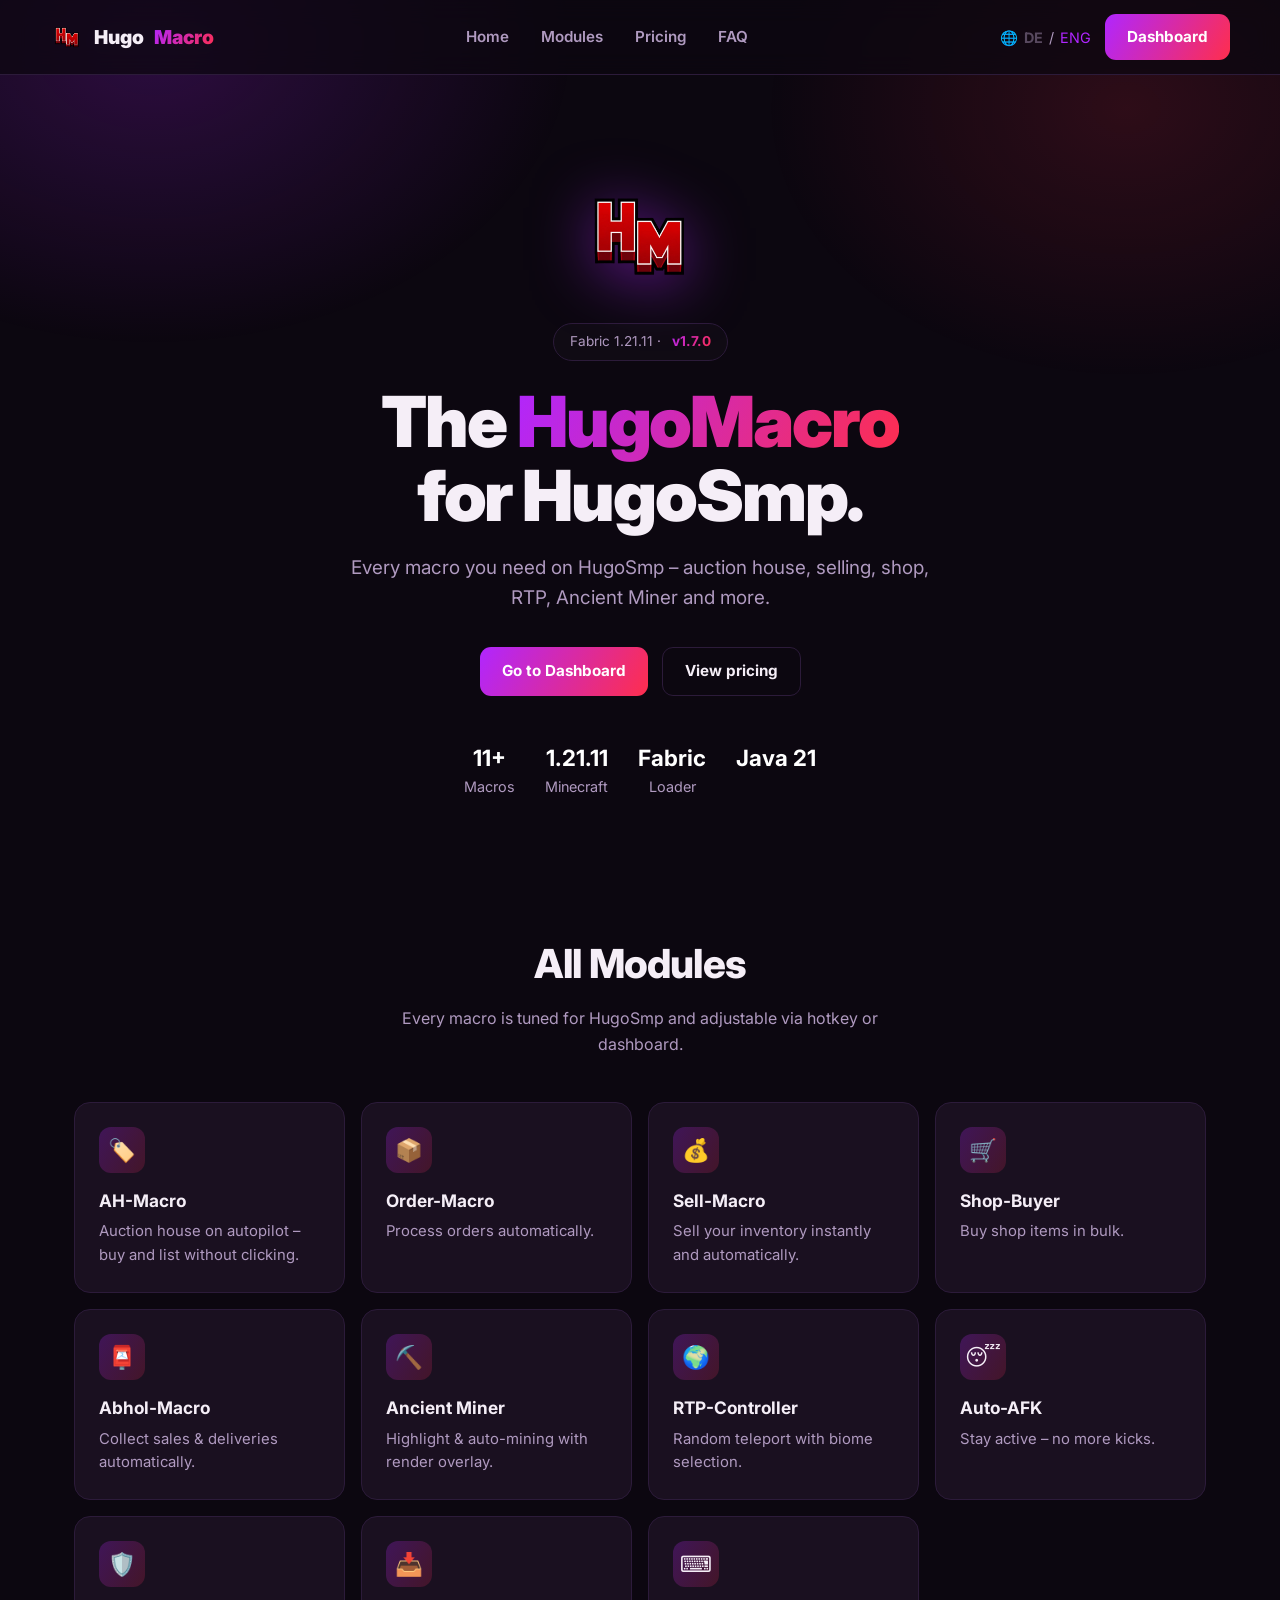
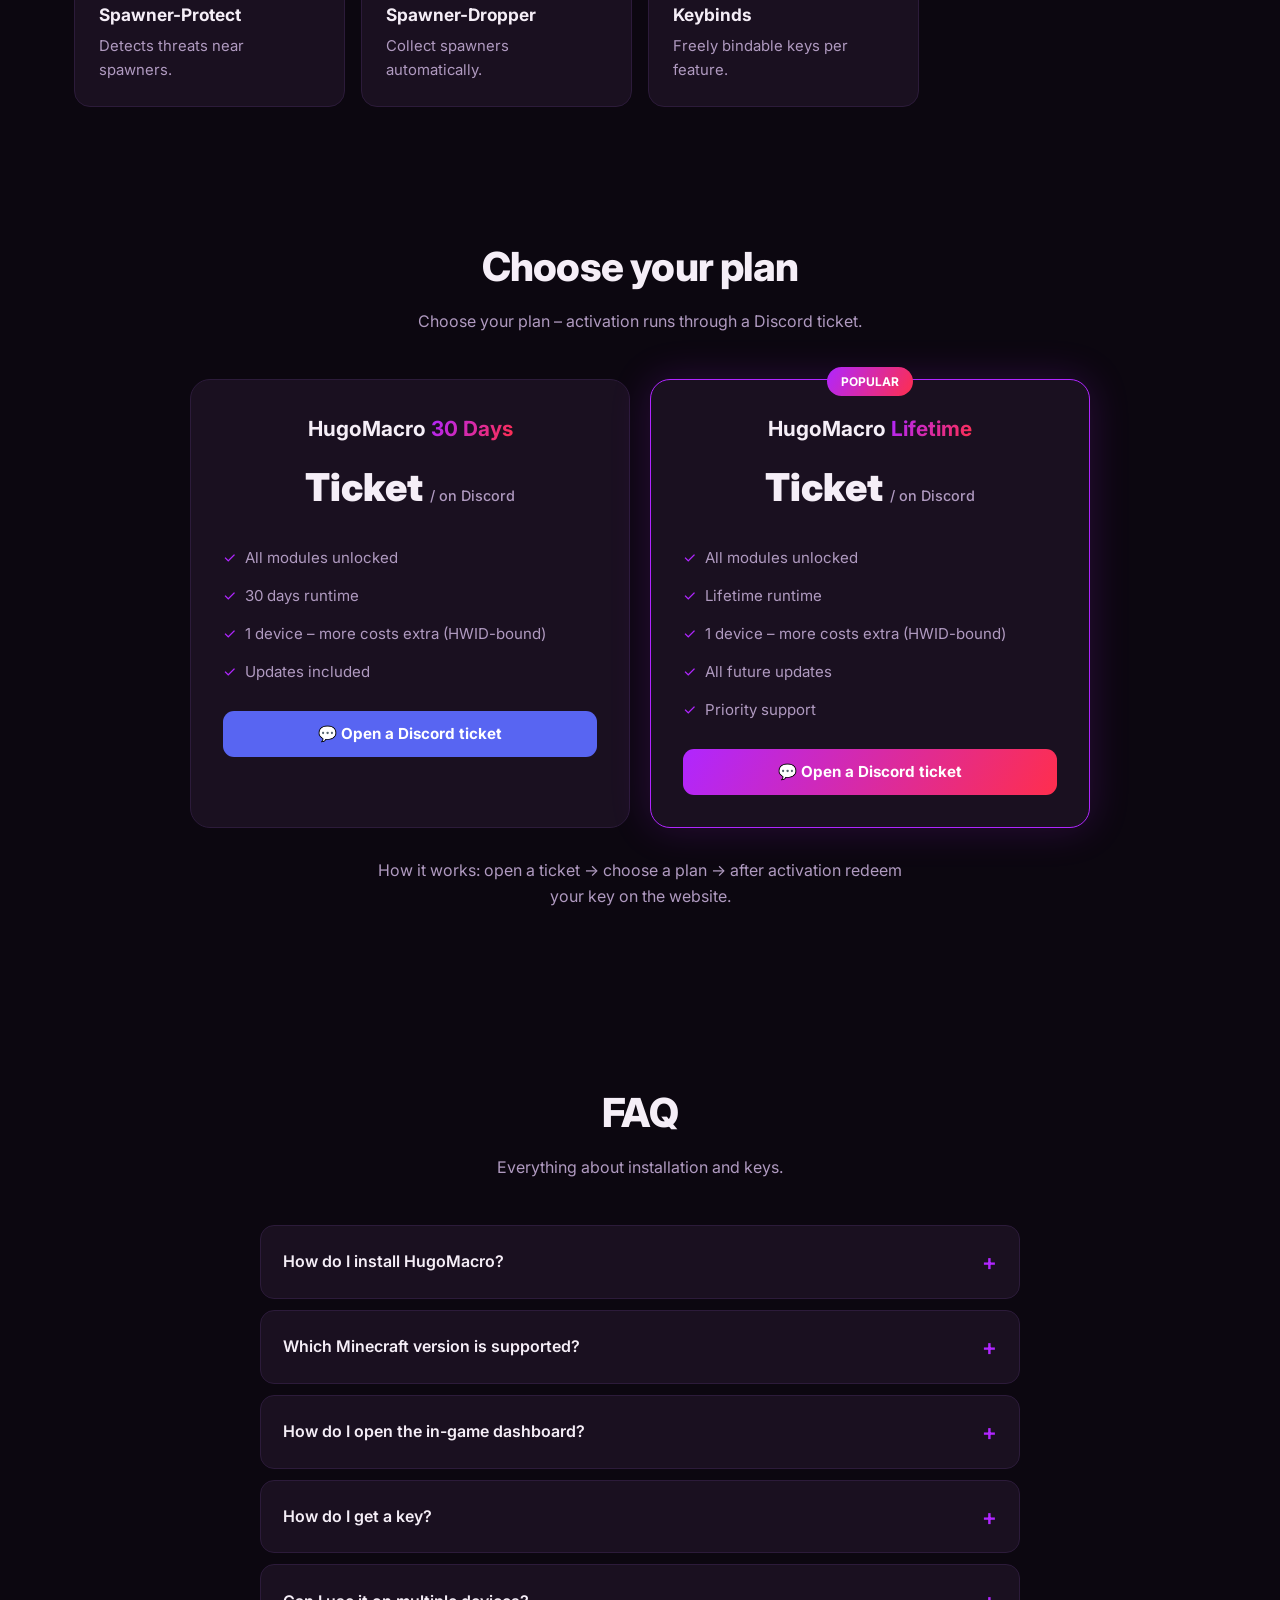
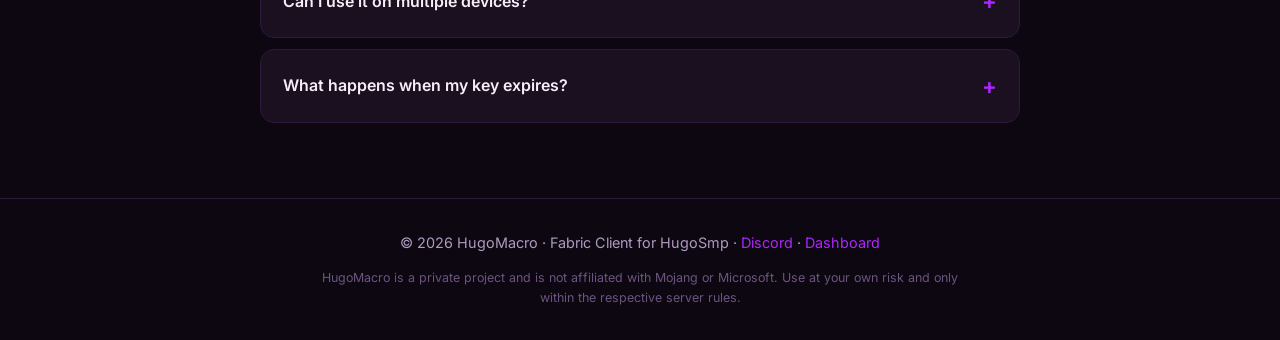
<file: index.html>
<!DOCTYPE html>
<html lang="de">
<head>
<meta charset="UTF-8">
<meta name="viewport" content="width=device-width, initial-scale=1.0">
<title>HugoMacro – Macros für HugoSmp</title>
<meta name="description" content="HugoMacro – der Fabric Macro-Client für HugoSmp. AH, Sell, Shop, RTP, Ancient Miner & mehr.">
<link rel="icon" type="image/png" href="logo.png">
<link rel="preconnect" href="https://fonts.googleapis.com">
<link href="https://fonts.googleapis.com/css2?family=Inter:wght@400;500;600;700;800;900&display=swap" rel="stylesheet">
<link rel="stylesheet" href="style.css">
</head>
<body>
<div class="glow"></div>

<header>
  <div class="wrap nav">
    <a class="brand" href="index.html"><img src="logo.png" alt="HugoMacro"> Hugo<span>Macro</span></a>
    <nav class="navlinks">
      <a href="#features" data-i18n="nav_home">Home</a>
      <a href="#features" data-i18n="nav_modules">Module</a>
      <a href="#pricing" data-i18n="nav_pricing">Preise</a>
      <a href="#faq" data-i18n="nav_faq">FAQ</a>
    </nav>
    <div class="navright">
      <span class="lang" id="langToggle" style="cursor:pointer;user-select:none">🌐 <b id="langDE">DE</b> / <span id="langEN">ENG</span></span>
      <a href="dashboard.html" class="btn btn-primary" data-i18n="nav_dashboard">Dashboard</a>
    </div>
  </div>
</header>

<div class="wrap">

  <section class="hero">
    <img src="logo.png" class="logo" alt="HugoMacro Logo">
    <span class="badge"> Fabric 1.21.11 · <b class="grad">&nbsp;v1.7.0</b></span>
    <h1 data-i18n="hero_title">Der <span class="grad">HugoMacro</span><br>für HugoSmp.</h1>
    <p data-i18n="hero_sub">Alle Macros, die du auf HugoSmp brauchst – Auktionshaus, Verkauf, Shop, RTP, Ancient Miner und mehr.</p>
    <div class="btns">
      <a href="dashboard.html" class="btn btn-primary" data-i18n="hero_btn1">Zum Dashboard</a>
      <a href="#pricing" class="btn btn-ghost" data-i18n="hero_btn2">Preise ansehen</a>
    </div>
    <div class="stats">
      <div><b>11+</b> <span data-i18n="stat_macros">Macros</span></div>
      <div><b>1.21.11</b> Minecraft</div>
      <div><b>Fabric</b> <span data-i18n="stat_loader">Loader</span></div>
      <div><b>Java 21</b></div>
    </div>
  </section>

  <section class="blk" id="features">
    <div class="h2" data-i18n="feat_title">Alle Module</div>
    <p class="sub" data-i18n="feat_sub">Jedes Macro ist auf HugoSmp abgestimmt und per Taste oder Dashboard veränderbar.</p>
    <div class="grid">
      <div class="card"><div class="ico">🏷️</div><h3>AH-Macro</h3><p data-i18n="m_ah">Auktionshaus automatisch – kaufen und listen ohne Klicken.</p></div>
      <div class="card"><div class="ico">📦</div><h3>Order-Macro</h3><p data-i18n="m_order">Bestellungen automatisch abarbeiten.</p></div>
      <div class="card"><div class="ico">💰</div><h3>Sell-Macro</h3><p data-i18n="m_sell">Inventar blitzschnell automatisch verkaufen.</p></div>
      <div class="card"><div class="ico">🛒</div><h3>Shop-Buyer</h3><p data-i18n="m_shop">Items im Shop in Massen einkaufen.</p></div>
      <div class="card"><div class="ico">📮</div><h3>Abhol-Macro</h3><p data-i18n="m_pickup">Verkäufe & Lieferungen automatisch abholen.</p></div>
      <div class="card"><div class="ico">⛏️</div><h3>Ancient Miner</h3><p data-i18n="m_miner">Highlight & Auto-Mining mit Render-Overlay.</p></div>
      <div class="card"><div class="ico">🌍</div><h3>RTP-Controller</h3><p data-i18n="m_rtp">Random-Teleport mit Biome-Auswahl.</p></div>
      <div class="card"><div class="ico">😴</div><h3>Auto-AFK</h3><p data-i18n="m_afk">Bleib aktiv – kein Kick mehr.</p></div>
      <div class="card"><div class="ico">🛡️</div><h3>Spawner-Protect</h3><p data-i18n="m_prot">Erkennt Bedrohungen an Spawnern.</p></div>
      <div class="card"><div class="ico">📥</div><h3>Spawner-Dropper</h3><p data-i18n="m_drop">Spawner automatisch einsammeln.</p></div>
      <div class="card"><div class="ico">⌨️</div><h3>Keybinds</h3><p data-i18n="m_keys">Frei belegbare Tasten pro Feature.</p></div>
    </div>
  </section>

  <section class="blk" id="pricing">
    <div class="h2" data-i18n="price_title">Choose your plan</div>
    <p class="sub" data-i18n="price_sub">Wähle deinen Plan – die Freischaltung läuft über ein Discord-Ticket.</p>
    <div class="plans">
      <div class="plan">
        <h3>HugoMacro <span class="grad" data-i18n="plan_30d">30 Tage</span></h3>
        <div class="price"><span data-i18n="plan_ticket">Ticket</span> <small data-i18n="plan_indiscord">/ im Discord</small></div>
        <ul>
          <li data-i18n="plan_f_all">Alle Module freigeschaltet</li>
          <li data-i18n="plan_f_30d">30 Tage Laufzeit</li>
          <li data-i18n="plan_f_1dev">1 Gerät – mehr kostet extra (HWID-gebunden)</li>
          <li data-i18n="plan_f_upd">Updates inklusive</li>
        </ul>
        <a href="#ticket" class="btn btn-dc btn-block open-ticket" data-i18n="plan_open">💬 Im Discord Ticket öffnen</a>
      </div>
      <div class="plan feat">
        <div class="tag" data-i18n="plan_popular">BELIEBT</div>
        <h3>HugoMacro <span class="grad">Lifetime</span></h3>
        <div class="price"><span data-i18n="plan_ticket">Ticket</span> <small data-i18n="plan_indiscord">/ im Discord</small></div>
        <ul>
          <li data-i18n="plan_f_all">Alle Module freigeschaltet</li>
          <li data-i18n="plan_f_life">Lebenslange Laufzeit</li>
          <li data-i18n="plan_f_1dev">1 Gerät – mehr kostet extra (HWID-gebunden)</li>
          <li data-i18n="plan_f_futupd">Alle zukünftigen Updates</li>
          <li data-i18n="plan_f_prio">Priorisierter Support</li>
        </ul>
        <a href="#ticket" class="btn btn-primary btn-block open-ticket" data-i18n="plan_open">💬 Im Discord Ticket öffnen</a>
      </div>
    </div>
    <p class="sub" style="margin-top:30px" data-i18n="price_how">
      So läufts: Ticket öffnen → Plan wählen → nach Freischaltung Key im Dashboard einlösen.
    </p>
  </section>

  <section class="blk" id="faq">
    <div class="h2">FAQ</div>
    <p class="sub" data-i18n="faq_sub">Alles Wichtige rund um Installation und Keys.</p>
    <div style="max-width:760px;margin:0 auto">
      <details><summary data-i18n="faq_q1">Wie installiere ich HugoMacro?</summary><p data-i18n="faq_a1">Fabric Loader für 1.21.11 + Fabric API installieren, dann die .jar aus dem Dashboard in deinen mods-Ordner legen. Spiel starten – der Key wird automatisch geladen.</p></details>
      <details><summary data-i18n="faq_q2">Welche Minecraft-Version wird unterstützt?</summary><p data-i18n="faq_a2">Minecraft 1.21.11 mit Fabric Loader und Fabric API. Java 21 oder neuer erforderlich.</p></details>
      <details><summary data-i18n="faq_q3">Wie öffne ich das Dashboard im Spiel?</summary><p data-i18n="faq_a3">Standardmäßig mit der Taste P. Alle Tasten lassen sich in den Minecraft-Steuerungseinstellungen anpassen.</p></details>
      <details><summary data-i18n="faq_q4">Wie bekomme ich einen Key?</summary><p data-i18n="faq_a4">Öffne ein Ticket im Discord und wähle deinen Plan. Den Key trägst du auf der Website ein, um die Mod herunterzuladen.</p></details>
      <details><summary data-i18n="faq_q5">Kann ich auf mehreren Geräten nutzen?</summary><p data-i18n="faq_a5">Standard ist 1 Gerät. Ein zweites Gerät kann per Anfrage freigeschaltet werden (dann nutzen 2 Personen denselben Key).</p></details>
      <details><summary data-i18n="faq_q6">Was passiert wenn mein Key abläuft?</summary><p data-i18n="faq_a6">Nach Ablauf der Laufzeit wird der Client automatisch gesperrt und die Macros lassen sich nicht mehr starten.</p></details>
    </div>
  </section>

</div>

<footer>
  <div class="wrap">
    <span data-i18n="footer_line">© 2026 HugoMacro · Fabric Client für HugoSmp</span> · <a href="#" class="open-ticket">Discord</a> · <a href="dashboard.html">Dashboard</a>
    <div class="disc" data-i18n="footer_disc">HugoMacro ist ein privates Projekt und steht in keiner Verbindung zu Mojang oder Microsoft. Nutzung auf eigene Verantwortung und nur im Rahmen der jeweiligen Serverregeln.</div>
  </div>
</footer>

<script src="config.js"></script>
<script>
  // ===== i18n DE / ENG =====
  const I18N = {
    de: {
      nav_home:"Home", nav_modules:"Module", nav_pricing:"Preise", nav_faq:"FAQ", nav_dashboard:"Dashboard",
      hero_title:'Der <span class="grad">HugoMacro</span><br>für HugoSmp.',
      hero_sub:"Alle Macros, die du auf HugoSmp brauchst – Auktionshaus, Verkauf, Shop, RTP, Ancient Miner und mehr.",
      hero_btn1:"Zum Dashboard", hero_btn2:"Preise ansehen",
      stat_macros:"Macros", stat_loader:"Loader",
      feat_title:"Alle Module", feat_sub:"Jedes Macro ist auf HugoSmp abgestimmt und per Taste oder Dashboard veränderbar.",
      m_ah:"Auktionshaus automatisch – kaufen und listen ohne Klicken.",
      m_order:"Bestellungen automatisch abarbeiten.",
      m_sell:"Inventar blitzschnell automatisch verkaufen.",
      m_shop:"Items im Shop in Massen einkaufen.",
      m_pickup:"Verkäufe & Lieferungen automatisch abholen.",
      m_miner:"Highlight & Auto-Mining mit Render-Overlay.",
      m_rtp:"Random-Teleport mit Biome-Auswahl.",
      m_afk:"Bleib aktiv – kein Kick mehr.",
      m_prot:"Erkennt Bedrohungen an Spawnern.",
      m_drop:"Spawner automatisch einsammeln.",
      m_keys:"Frei belegbare Tasten pro Feature.",
      price_title:"Wähle deinen Plan", price_sub:"Wähle deinen Plan – die Freischaltung läuft über ein Discord-Ticket.",
      plan_30d:"30 Tage", plan_ticket:"Ticket", plan_indiscord:"/ im Discord",
      plan_f_all:"Alle Module freigeschaltet", plan_f_30d:"30 Tage Laufzeit",
      plan_f_1dev:"1 Gerät – mehr kostet extra (HWID-gebunden)", plan_f_upd:"Updates inklusive",
      plan_f_life:"Lebenslange Laufzeit", plan_f_futupd:"Alle zukünftigen Updates", plan_f_prio:"Priorisierter Support",
      plan_open:"💬 Im Discord Ticket öffnen", plan_popular:"BELIEBT",
      price_how:"So läufts: Ticket öffnen → Plan wählen → nach Freischaltung Key im Dashboard einlösen.",
      faq_sub:"Alles Wichtige rund um Installation und Keys.",
      faq_q1:"Wie installiere ich HugoMacro?", faq_a1:"Fabric Loader für 1.21.11 + Fabric API installieren, dann die .jar aus dem Dashboard in deinen mods-Ordner legen. Spiel starten – der Key wird automatisch geladen.",
      faq_q2:"Welche Minecraft-Version wird unterstützt?", faq_a2:"Minecraft 1.21.11 mit Fabric Loader und Fabric API. Java 21 oder neuer erforderlich.",
      faq_q3:"Wie öffne ich das Dashboard im Spiel?", faq_a3:"Standardmäßig mit der Taste P. Alle Tasten lassen sich in den Minecraft-Steuerungseinstellungen anpassen.",
      faq_q4:"Wie bekomme ich einen Key?", faq_a4:"Öffne ein Ticket im Discord und wähle deinen Plan. Den Key trägst du auf der Website ein, um die Mod herunterzuladen.",
      faq_q5:"Kann ich auf mehreren Geräten nutzen?", faq_a5:"Standard ist 1 Gerät. Ein zweites Gerät kann per Anfrage freigeschaltet werden (dann nutzen 2 Personen denselben Key).",
      faq_q6:"Was passiert wenn mein Key abläuft?", faq_a6:"Nach Ablauf der Laufzeit wird der Client automatisch gesperrt und die Macros lassen sich nicht mehr starten.",
      footer_line:"© 2026 HugoMacro · Fabric Client für HugoSmp",
      footer_disc:"HugoMacro ist ein privates Projekt und steht in keiner Verbindung zu Mojang oder Microsoft. Nutzung auf eigene Verantwortung und nur im Rahmen der jeweiligen Serverregeln."
    },
    en: {
      nav_home:"Home", nav_modules:"Modules", nav_pricing:"Pricing", nav_faq:"FAQ", nav_dashboard:"Dashboard",
      hero_title:'The <span class="grad">HugoMacro</span><br>for HugoSmp.',
      hero_sub:"Every macro you need on HugoSmp – auction house, selling, shop, RTP, Ancient Miner and more.",
      hero_btn1:"Go to Dashboard", hero_btn2:"View pricing",
      stat_macros:"Macros", stat_loader:"Loader",
      feat_title:"All Modules", feat_sub:"Every macro is tuned for HugoSmp and adjustable via hotkey or dashboard.",
      m_ah:"Auction house on autopilot – buy and list without clicking.",
      m_order:"Process orders automatically.",
      m_sell:"Sell your inventory instantly and automatically.",
      m_shop:"Buy shop items in bulk.",
      m_pickup:"Collect sales & deliveries automatically.",
      m_miner:"Highlight & auto-mining with render overlay.",
      m_rtp:"Random teleport with biome selection.",
      m_afk:"Stay active – no more kicks.",
      m_prot:"Detects threats near spawners.",
      m_drop:"Collect spawners automatically.",
      m_keys:"Freely bindable keys per feature.",
      price_title:"Choose your plan", price_sub:"Choose your plan – activation runs through a Discord ticket.",
      plan_30d:"30 Days", plan_ticket:"Ticket", plan_indiscord:"/ on Discord",
      plan_f_all:"All modules unlocked", plan_f_30d:"30 days runtime",
      plan_f_1dev:"1 device – more costs extra (HWID-bound)", plan_f_upd:"Updates included",
      plan_f_life:"Lifetime runtime", plan_f_futupd:"All future updates", plan_f_prio:"Priority support",
      plan_open:"💬 Open a Discord ticket", plan_popular:"POPULAR",
      price_how:"How it works: open a ticket → choose a plan → after activation redeem your key on the website.",
      faq_sub:"Everything about installation and keys.",
      faq_q1:"How do I install HugoMacro?", faq_a1:"Install Fabric Loader for 1.21.11 + Fabric API, then put the .jar from the dashboard into your mods folder. Start the game – the key is loaded automatically.",
      faq_q2:"Which Minecraft version is supported?", faq_a2:"Minecraft 1.21.11 with Fabric Loader and Fabric API. Java 21 or newer required.",
      faq_q3:"How do I open the in-game dashboard?", faq_a3:"By default with the P key. All keys can be changed in Minecraft's control settings.",
      faq_q4:"How do I get a key?", faq_a4:"Open a ticket on Discord and choose your plan. Enter the key on the website to download the mod.",
      faq_q5:"Can I use it on multiple devices?", faq_a5:"Default is 1 device. A second device can be unlocked on request (then 2 people share the same key).",
      faq_q6:"What happens when my key expires?", faq_a6:"After the runtime ends the client is locked automatically and the macros can no longer be started.",
      footer_line:"© 2026 HugoMacro · Fabric Client for HugoSmp",
      footer_disc:"HugoMacro is a private project and is not affiliated with Mojang or Microsoft. Use at your own risk and only within the respective server rules."
    }
  };

  function applyLang(lang){
    const dict = I18N[lang] || I18N.de;
    document.querySelectorAll('[data-i18n]').forEach(el=>{
      const k = el.getAttribute('data-i18n');
      if(dict[k] !== undefined) el.innerHTML = dict[k];
    });
    document.documentElement.lang = lang;
    localStorage.setItem('hugo_lang', lang);
    // toggle visual
    const de=document.getElementById('langDE'), en=document.getElementById('langEN');
    if(de&&en){
      de.style.opacity = lang==='de' ? '1' : '.45';
      en.style.opacity = lang==='en' ? '1' : '.45';
      de.style.color = lang==='de' ? 'var(--accent, #e23)' : '';
      en.style.color = lang==='en' ? 'var(--accent, #e23)' : '';
    }
  }

  (function initLang(){
    let lang = localStorage.getItem('hugo_lang');
    if(!lang){ lang = (navigator.language||'de').toLowerCase().startsWith('en') ? 'en' : 'de'; }
    applyLang(lang);
    const t=document.getElementById('langToggle');
    if(t) t.addEventListener('click', ()=>{
      const cur = localStorage.getItem('hugo_lang') || 'de';
      applyLang(cur==='de' ? 'en' : 'de');
    });
  })();

  // Discord ticket buttons
  document.querySelectorAll('.open-ticket').forEach(a=>{
    a.addEventListener('click',e=>{
      e.preventDefault();
      window.open(window.HUGO_CONFIG.discordInvite,'_blank');
    });
  });
</script>
</body>
</html>
</file>
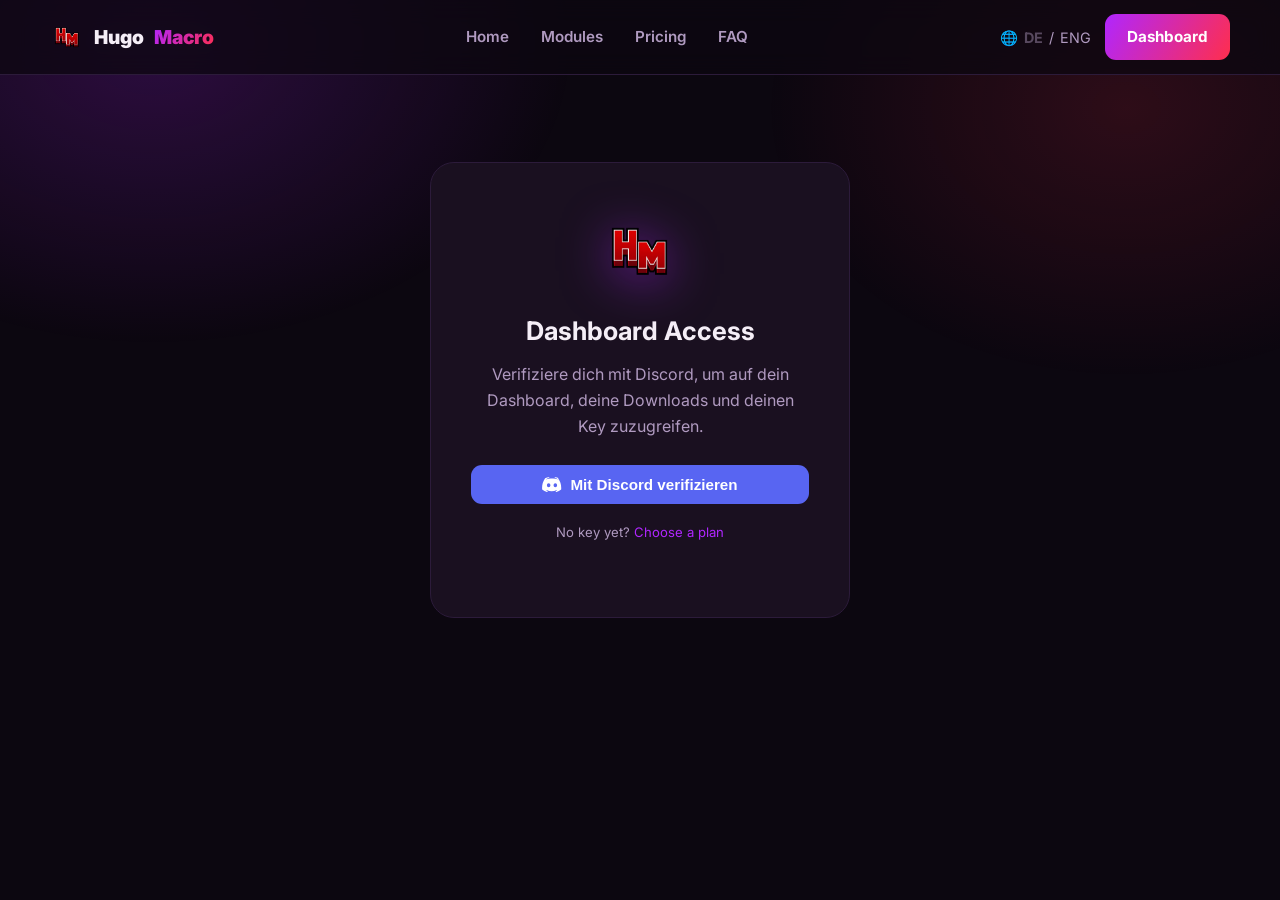
<file: dashboard.html>
<!DOCTYPE html>
<html lang="de">
<head>
<meta charset="UTF-8">
<meta name="viewport" content="width=device-width, initial-scale=1.0">
<title>HugoMacro – Dashboard</title>
<link rel="icon" type="image/png" href="logo.png">
<link rel="preconnect" href="https://fonts.googleapis.com">
<link href="https://fonts.googleapis.com/css2?family=Inter:wght@400;500;600;700;800;900&display=swap" rel="stylesheet">
<link rel="stylesheet" href="style.css">
</head>
<body>
<div class="glow"></div>

<header>
  <div class="wrap nav">
    <a class="brand" href="index.html"><img src="logo.png" alt="HugoMacro"> Hugo<span>Macro</span></a>
    <nav class="navlinks">
      <a href="index.html#features">Home</a>
      <a href="index.html#features">Modules</a>
      <a href="index.html#pricing">Pricing</a>
      <a href="index.html#faq">FAQ</a>
    </nav>
    <div class="navright">
      <span class="lang" id="langToggle" style="cursor:pointer;user-select:none">🌐 <b id="langDE">DE</b> / <span id="langEN">ENG</span></span>
      <a href="dashboard.html" class="btn btn-primary">Dashboard</a>
    </div>
  </div>
</header>

<!-- ============ VERIFY GATE ============ -->
<div id="gate" class="gate">
  <div class="box">
    <img src="logo.png" alt="HugoMacro">
    <h1>Dashboard-Zugang</h1>
    <p>Verifiziere dich mit Discord, um auf dein Dashboard, deine Downloads und deinen Key zuzugreifen.</p>
    <button id="loginBtn" class="btn btn-dc btn-block">
      <svg width="20" height="15" viewBox="0 0 24 18" fill="currentColor"><path d="M20.3 1.6A19.8 19.8 0 0 0 15.4 0l-.3.5c2.2.6 3.2 1.4 4.3 2.4A18.7 18.7 0 0 0 12 1.9a18.7 18.7 0 0 0-7.4 1c1.1-1 2.1-1.8 4.3-2.4L8.6 0A19.8 19.8 0 0 0 3.7 1.6C.6 6.2-.2 10.7.2 15.1a20 20 0 0 0 6 3l.8-1.1c-.7-.3-1.4-.6-2-1l.5-.4a14.3 14.3 0 0 0 12.2 0l.5.4c-.6.4-1.3.7-2 1l.8 1.1a20 20 0 0 0 6-3c.4-5.2-.8-9.6-3.9-13.5ZM8 12.4c-1.2 0-2.1-1.1-2.1-2.4 0-1.3.9-2.4 2.1-2.4s2.2 1.1 2.1 2.4c0 1.3-.9 2.4-2.1 2.4Zm8 0c-1.2 0-2.1-1.1-2.1-2.4 0-1.3.9-2.4 2.1-2.4s2.2 1.1 2.1 2.4c0 1.3-.9 2.4-2.1 2.4Z"/></svg>
      Mit Discord verifizieren
    </button>
    <p style="margin-top:18px;font-size:.82rem">Noch keinen Key? <a href="index.html#pricing" style="color:var(--accent)">Plan wählen</a></p>
  </div>
</div>

<!-- ============ LICENSE GATE ============ -->
<div id="lic" class="gate hidden">
  <div class="box">
    <img src="logo.png" alt="HugoMacro">
    <h1>Lizenz aktivieren</h1>
    <p>Gib deinen Lizenz-Key ein, um den Download und das Dashboard freizuschalten.</p>
    <input id="licInput" class="input" style="margin-bottom:14px" placeholder="XXXX-XXXX-XXXX-XXXX">
    <button id="licBtn" class="btn btn-primary btn-block">Key aktivieren</button>
    <p id="licMsg" style="margin-top:14px;font-size:.85rem;min-height:1.2em"></p>
    <p style="margin-top:10px;font-size:.82rem">Noch keinen Key? <a href="index.html#pricing" style="color:var(--accent)">Plan wählen</a></p>
  </div>
</div>

<!-- ============ DASHBOARD ============ -->
<div id="dash" class="dash-wrap hidden">
  <!-- sidebar -->
  <aside class="sidebar">
    <div class="profile">
      <div class="av"><img id="avatar" src="logo.png" alt=""></div>
      <div class="name" id="username">! Apotheker</div>
      <div class="tier">HugoMacro+</div>
      <div class="life" id="tier">Lifetime</div>
      <div class="dev"><span style="display:inline-flex;vertical-align:middle"><svg class="luc" viewBox="0 0 24 24" fill="none" stroke="currentColor" stroke-width="2" stroke-linecap="round" stroke-linejoin="round"><rect width="20" height="14" x="2" y="3" rx="2"/><line x1="8" x2="16" y1="21" y2="21"/><line x1="12" x2="12" y1="17" y2="21"/></svg></span> Geräte <span id="devices">1/2</span></div>
    </div>
    <nav class="menu">
      <a class="active" data-tab="downloads"><span class="ic"><svg class="luc" viewBox="0 0 24 24" fill="none" stroke="currentColor" stroke-width="2" stroke-linecap="round" stroke-linejoin="round"><path d="M12 15V3"/><path d="M21 15v4a2 2 0 0 1-2 2H5a2 2 0 0 1-2-2v-4"/><path d="m7 10 5 5 5-5"/></svg></span> Downloads</a>
      <a data-tab="utilities"><span class="ic"><svg class="luc" viewBox="0 0 24 24" fill="none" stroke="currentColor" stroke-width="2" stroke-linecap="round" stroke-linejoin="round"><path d="M14.7 6.3a1 1 0 0 0 0 1.4l1.6 1.6a1 1 0 0 0 1.4 0l3.106-3.105c.32-.322.863-.22.983.218a6 6 0 0 1-8.259 7.057l-7.91 7.91a1 1 0 0 1-2.999-3l7.91-7.91a6 6 0 0 1 7.057-8.259c.438.12.54.662.219.984z"/></svg></span> Utilities</a>
      <a data-tab="faq"><span class="ic"><svg class="luc" viewBox="0 0 24 24" fill="none" stroke="currentColor" stroke-width="2" stroke-linecap="round" stroke-linejoin="round"><circle cx="12" cy="12" r="10"/><path d="M9.09 9a3 3 0 0 1 5.83 1c0 2-3 3-3 3"/><path d="M12 17h.01"/></svg></span> FAQ</a>
      <a data-tab="updates"><span class="ic"><svg class="luc" viewBox="0 0 24 24" fill="none" stroke="currentColor" stroke-width="2" stroke-linecap="round" stroke-linejoin="round"><path d="M3 12a9 9 0 0 1 9-9 9.75 9.75 0 0 1 6.74 2.74L21 8"/><path d="M21 3v5h-5"/><path d="M21 12a9 9 0 0 1-9 9 9.75 9.75 0 0 1-6.74-2.74L3 16"/><path d="M8 16H3v5"/></svg></span> Updates</a>
      <a data-tab="redeem"><span class="ic"><svg class="luc" viewBox="0 0 24 24" fill="none" stroke="currentColor" stroke-width="2" stroke-linecap="round" stroke-linejoin="round"><path d="m15.5 7.5 2.3 2.3a1 1 0 0 0 1.4 0l2.1-2.1a1 1 0 0 0 0-1.4L19 4"/><path d="m21 2-9.6 9.6"/><circle cx="7.5" cy="15.5" r="5.5"/></svg></span> Redeem Key</a>
      <div class="divider"></div>
      <a id="logout"><span class="ic"><svg class="luc" viewBox="0 0 24 24" fill="none" stroke="currentColor" stroke-width="2" stroke-linecap="round" stroke-linejoin="round"><path d="m16 17 5-5-5-5"/><path d="M21 12H9"/><path d="M9 21H5a2 2 0 0 1-2-2V5a2 2 0 0 1 2-2h4"/></svg></span> Log out</a>
    </nav>
  </aside>

  <!-- content -->
  <main class="content">
    <!-- DOWNLOADS -->
    <section data-panel="downloads">
      <div class="panel">
        <div class="row" style="margin-bottom:0">
          <div class="left">
            <div class="rico"><svg class="luc" viewBox="0 0 24 24" fill="none" stroke="currentColor" stroke-width="2" stroke-linecap="round" stroke-linejoin="round"><path d="M12 15V3"/><path d="M21 15v4a2 2 0 0 1-2 2H5a2 2 0 0 1-2-2v-4"/><path d="m7 10 5 5 5-5"/></svg></div>
            <div>
              <div class="rt">HugoMacro+ – Latest</div>
              <div class="rs">Aktuelle Version · <span class="pill" style="padding:2px 8px">jar</span> · Stand <span id="upd">14. Juli 2026</span></div>
            </div>
          </div>
          <a id="dlBtn" class="btn btn-primary"><svg class="luc" viewBox="0 0 24 24" fill="none" stroke="currentColor" stroke-width="2" stroke-linecap="round" stroke-linejoin="round"><path d="M12 15V3"/><path d="M21 15v4a2 2 0 0 1-2 2H5a2 2 0 0 1-2-2v-4"/><path d="m7 10 5 5 5-5"/></svg> Download</a>
        </div>
      </div>
      <div class="panel">
        <h2>Quick Start</h2>
        <div class="desc">In 3 Schritten startklar.</div>
        <div class="qs">
          <div class="lc"><div class="li"><svg class="luc" viewBox="0 0 24 24" fill="none" stroke="currentColor" stroke-width="2" stroke-linecap="round" stroke-linejoin="round"><path d="M12 15V3"/><path d="M21 15v4a2 2 0 0 1-2 2H5a2 2 0 0 1-2-2v-4"/><path d="m7 10 5 5 5-5"/></svg></div><div class="ln">Download</div><div class="lst">Neueste .jar oben laden.</div></div>
          <div class="lc"><div class="li"><svg class="luc" viewBox="0 0 24 24" fill="none" stroke="currentColor" stroke-width="2" stroke-linecap="round" stroke-linejoin="round"><path d="M20 20a2 2 0 0 0 2-2V8a2 2 0 0 0-2-2h-7.9a2 2 0 0 1-1.69-.9L9.6 3.9A2 2 0 0 0 7.93 3H4a2 2 0 0 0-2 2v13a2 2 0 0 0 2 2Z"/><path d="M12 10v6"/><path d="m15 13-3 3-3-3"/></svg></div><div class="ln">Install</div><div class="lst">In deinen 1.21.11 mods-Ordner.</div></div>
          <div class="lc"><div class="li"><svg class="luc" viewBox="0 0 24 24" fill="none" stroke="currentColor" stroke-width="2" stroke-linecap="round" stroke-linejoin="round"><line x1="6" x2="10" y1="11" y2="11"/><line x1="8" x2="8" y1="9" y2="13"/><line x1="15" x2="15.01" y1="12" y2="12"/><line x1="18" x2="18.01" y1="10" y2="10"/><path d="M17.32 5H6.68a4 4 0 0 0-3.978 3.59c-.006.052-.01.101-.017.152C2.604 9.416 2 14.456 2 16a3 3 0 0 0 3 3c1 0 1.5-.5 2-1l1.414-1.414A2 2 0 0 1 9.828 16h4.344a2 2 0 0 1 1.414.586L17 18c.5.5 1 1 2 1a3 3 0 0 0 3-3c0-1.545-.604-6.584-.685-7.258-.007-.05-.011-.1-.017-.151A4 4 0 0 0 17.32 5z"/></svg></div><div class="ln">Play</div><div class="lst">Starten & Taste P drücken.</div></div>
        </div>
      </div>
      <div class="panel">
        <h2>Kompatible Launcher</h2>
        <div class="desc">Läuft auf allen Fabric-Launchern.</div>
        <div class="launchers">
          <div class="lc"><img class="launcher-logo" src="assets/minecraft.svg" alt="Minecraft"><div class="ln">Minecraft Launcher</div><div class="lst">Official</div></div>
          <div class="lc"><img class="launcher-logo" src="assets/modrinth.svg" alt="Modrinth"><div class="ln">Modrinth App</div><div class="lst">Compatible</div></div>
          <div class="lc"><img class="launcher-logo" src="assets/feather.png" alt="Feather"><div class="ln">Feather Client</div><div class="lst">Compatible</div></div>
          <div class="lc"><img class="launcher-logo" src="assets/prism.svg" alt="Prism"><div class="ln">Prism Launcher</div><div class="lst">Compatible</div></div>
        </div>
        <p class="lst" style="margin-top:14px;font-style:italic">Andere Fabric-Launcher funktionieren evtl. auch – der Rest liegt bei dir.</p>
      </div>
      <div class="panel">
        <h2>System Requirements</h2>
        <div class="sysreq" style="margin-top:14px">
          <div><div class="lbl">Version</div><div class="val">1.21.11</div></div>
          <div><div class="lbl">Mod Loader</div><div class="val">Fabric</div></div>
          <div><div class="lbl">Required</div><div class="val">Fabric API</div></div>
          <div><div class="lbl">Java</div><div class="val">21+</div></div>
        </div>
      </div>
    </section>

    <!-- UTILITIES -->
    <section data-panel="utilities" class="hidden">
      <div class="panel">
        <h2>🖥️ Device Slots</h2>
        <div class="desc">Maximal 2 Geräte pro Account. Slots sind nur für deinen eigenen Gebrauch – bei Missbrauch wird die Lizenz widerrufen.</div>
        <div class="row" style="margin-bottom:0">
          <div class="left"><div class="rico"><svg class="luc" viewBox="0 0 24 24" fill="none" stroke="currentColor" stroke-width="2" stroke-linecap="round" stroke-linejoin="round"><rect width="20" height="14" x="2" y="3" rx="2"/><line x1="8" x2="16" y1="21" y2="21"/><line x1="12" x2="12" y1="17" y2="21"/></svg></div><div><div class="rt">Device Slots</div><div class="rs">1/2 in use</div></div></div>
          <span class="pill">At max</span>
        </div>
      </div>
      <div class="panel">
        <h2>🔄 HWID Reset</h2>
        <div class="desc">2 Resets pro Monat.</div>
        <div class="row" style="margin-bottom:0">
          <div class="left"><div class="rico">🔄</div><div><div class="rt">HWID Reset</div><div class="rs">Setzt die Geräte-Bindung zurück</div></div></div>
          <button class="btn btn-primary" id="hwidResetBtn">🔄 Reset HWID</button>
        </div>
      </div>
      <div class="panel">
        <h2>🗑️ Config Reset</h2>
        <div class="desc">Setzt alle Konfigurationen auf Standard zurück.</div>
        <div class="row" style="margin-bottom:0">
          <div class="left"><div class="rico red"><svg class="luc" viewBox="0 0 24 24" fill="none" stroke="currentColor" stroke-width="2" stroke-linecap="round" stroke-linejoin="round"><path d="M3 6h18"/><path d="M19 6v14a2 2 0 0 1-2 2H7a2 2 0 0 1-2-2V6m3 0V4a2 2 0 0 1 2-2h4a2 2 0 0 1 2 2v2"/><line x1="10" x2="10" y1="11" y2="17"/><line x1="14" x2="14" y1="11" y2="17"/></svg></div><div><div class="rt">Config Reset</div><div class="rs">Zurück auf Werkseinstellung</div></div></div>
          <button class="btn btn-ghost" id="cfgResetBtn">🗑️ Reset Config</button>
        </div>
      </div>
      <div class="panel">
        <h2><span style="display:inline-flex;vertical-align:middle;margin-right:8px"><svg class="luc" viewBox="0 0 24 24" fill="none" stroke="currentColor" stroke-width="2" stroke-linecap="round" stroke-linejoin="round"><path d="M14 2H6a2 2 0 0 0-2 2v16a2 2 0 0 0 2 2h12a2 2 0 0 0 2-2V8z"/><path d="M14 2v6h6"/><path d="M16 13H8"/><path d="M16 17H8"/><path d="M10 9H8"/></svg></span>Crash Log Analyzer</h2>
        <div class="desc">Füge deinen Crash-Log ein, um häufige Probleme zu erkennen.</div>
        <textarea class="input" rows="5" placeholder="Füge deine latest.log oder deinen Crash-Report hier ein..."></textarea>
        <button class="btn btn-primary" style="margin-top:12px" onclick="alert('Analyse gestartet.')">🔍 Analysieren</button>
      </div>
    </section>

    <!-- FAQ -->
    <section data-panel="faq" class="hidden">
      <div class="panel">
        <h2>❓ Häufige Fragen</h2>
        <div class="desc">Alles Wichtige rund um HugoMacro.</div>
        <details><summary>Wie installiere ich HugoMacro?</summary><p>Fabric Loader 1.21.11 + Fabric API installieren, .jar in den mods-Ordner legen, Spiel starten, Key eingeben.</p></details>
        <details><summary>Welche Minecraft-Version wird unterstützt?</summary><p>Minecraft 1.21.11 (Fabric), Java 21+.</p></details>
        <details><summary>Wie öffne ich das Dashboard im Spiel?</summary><p>Mit der Taste P. Anpassbar in den Minecraft-Steuerungen.</p></details>
        <details><summary>Kann ich auf mehreren Geräten nutzen?</summary><p>Je nach Plan 1–2 Geräte. HWID wird automatisch beim Start gebunden.</p></details>
        <details><summary>Mein Key funktioniert nicht – was tun?</summary><p>Öffne ein Ticket im Discord, wir helfen dir weiter.</p></details>
        <details><summary>Bekomme ich Updates?</summary><p>Ja, alle Updates sind je nach Plan inklusive.</p></details>
      </div>
    </section>

    <!-- UPDATES -->
    <section data-panel="updates" class="hidden">
      <div class="panel">
        <h2>🔄 Changelog</h2>
        <div class="desc">Was ist neu in HugoMacro.</div>
        <div class="row" style="flex-direction:column;align-items:flex-start">
          <div style="display:flex;justify-content:space-between;width:100%">
            <div class="rt">v1.7.0</div><div class="rs">14. Juli 2026</div>
          </div>
          <div style="color:var(--accent);font-size:.9rem;margin-top:10px;line-height:1.9">
            + Neues Dashboard mit Discord-Login<br>
            + Sicheres Key-System (HWID-gebunden)<br>
            # Verbesserte Ancient-Miner-Erkennung<br>
            # Shop-Buyer optimiert<br>
            # Bugfixes bei Auto-Sell
          </div>
        </div>
      </div>
    </section>

    <!-- REDEEM -->
    <section data-panel="redeem" class="hidden">
      <div class="panel">
        <svg class="luc" viewBox="0 0 24 24" fill="none" stroke="currentColor" stroke-width="2" stroke-linecap="round" stroke-linejoin="round"><path d="m15.5 7.5 2.3 2.3a1 1 0 0 0 1.4 0l2.1-2.1a1 1 0 0 0 0-1.4L19 4"/><path d="m21 2-9.6 9.6"/><circle cx="7.5" cy="15.5" r="5.5"/></svg></span>Redeem a License Key</h2>
        <div class="desc">Aktiviere einen neuen Key.</div>
        <div style="display:flex;gap:12px;flex-wrap:wrap">
          <input class="input" style="flex:1;min-width:200px" placeholder="XXXX-XXXX-XXXX-XXXX" id="keyInput">
          <button class="btn btn-primary" onclick="alert('Key wird eingelöst: '+(document.getElementById('keyInput').value||'—'))">Redeem</button>
        </div>
      </div>
    </section>
  </main>
</div>

<script src="config.js"></script>
<script>
// ---- Gate elements ----
const gate=document.getElementById('gate');
const licGate=document.getElementById('lic');
const dash=document.getElementById('dash');
let pendingUser=null;
function showLicenseGate(user){ pendingUser=user||null; gate.classList.add('hidden'); licGate.classList.remove('hidden'); }
function unlockDash(user){
  licGate.classList.add('hidden'); dash.classList.remove('hidden');
  if(user && user.name){ document.getElementById('username').textContent = user.name; }
  if(user && user.avatar){ document.getElementById('avatar').src = user.avatar; }
  document.getElementById('upd').textContent = window.HUGO_CONFIG.lastUpdated;
  const dl=document.getElementById('dlBtn'); dl.href=window.HUGO_CONFIG.downloadURL; dl.target="_blank";
  if(!window.HUGO_CONFIG.downloadURL || window.HUGO_CONFIG.downloadURL==="#"){ dl.textContent="⬇️ Download (Link folgt)"; dl.classList.add("btn-ghost"); dl.removeAttribute("href"); }
}
function genHwid(){ let h=""; const c="abcdef0123456789"; for(let i=0;i<32;i++) h+=c[Math.floor(Math.random()*16)]; return h; }
function verifyKey(key){
  const url=window.HUGO_CONFIG.licenseServer.replace(/\/$/,"")+"/verify";
  return fetch(url,{method:"POST",headers:{"Content-Type":"application/json"},body:JSON.stringify({key:key,hwid:genHwid()})})
    .then(r=>r.json().catch(()=>({status:"ERROR"}))).then(j=>({status:j.status||"ERROR",raw:j}));
}
// Nach Discord-OAuth-Redirect: Access-Token aus URL-Hash auslesen + User holen
(function(){
  const hash=window.location.hash;
  if(hash.includes('access_token=')){
    const tok=hash.match(/access_token=([^&]+)/)[1];
    fetch('https://discord.com/api/users/@me',{headers:{Authorization:'Bearer '+tok}})
      .then(r=>r.json()).then(u=>{
        const avatar=u.avatar?('https://cdn.discordapp.com/avatars/'+u.id+'/'+u.avatar+'.png'):'logo.png';
        const user={name:u.username, avatar:avatar, discord_id:String(u.id)};
        localStorage.setItem('hugo_verified','1');
        localStorage.setItem('hugo_user',JSON.stringify(user));
        window.history.replaceState(null,'',window.location.pathname);
        showLicenseGate(user);
      }).catch(()=>showLicenseGate(null));
  }
})();

// already verified this session?
if(localStorage.getItem('hugo_verified')==='1'){
  showLicenseGate(JSON.parse(localStorage.getItem('hugo_user')||'null'));
}
document.getElementById('loginBtn').addEventListener('click',()=>{
  const url=window.HUGO_CONFIG.discordOAuthURL;
  // Echte OAuth2-URL gesetzt? -> Browser an Discord leiten (token kommt im Redirect zurueck)
  if(url && url.includes('discord.com/oauth2')){ window.location.href=url; return; }
  // Demo-Modus: simuliert einen Discord-Login (avatar + name wie im Screenshot)
  const demoUser={name:'! Apotheker', avatar:'logo.png', discord_id:'123456789'};
  localStorage.setItem('hugo_verified','1');
  localStorage.setItem('hugo_user',JSON.stringify(demoUser));
  showLicenseGate(demoUser);
});
document.getElementById('logout')?.addEventListener('click',()=>{
  localStorage.removeItem('hugo_verified');localStorage.removeItem('hugo_user');
  location.reload();
});

// ---- HWID Reset (server) ----
document.getElementById('hwidResetBtn').addEventListener('click',function(){
  var key=localStorage.getItem('hugo_key')||'';
  if(!key){ alert('Kein Key aktiv. Bitte zuerst Key eingeben.'); return; }
  if(!confirm('HWID wirklich zuruecksetzen? Danach musst du den Key an einem neuen Gerat erneut aktivieren.')) return;
  fetch(window.HUGO_CONFIG.licenseServer.replace(/\/$/,'')+'/reset-hwid',{method:'POST',headers:{'Content-Type':'application/json'},body:JSON.stringify({key:key})})
    .then(function(r){return r.json();}).then(function(j){
      if(j.status==='OK'){ alert('HWID zurueckgesetzt. Aktiviere den Key beim naechsten Start erneut.'); }
      else { alert('Reset fehlgeschlagen: '+(j.detail||j.error||'unbekannt')); }
    }).catch(function(){ alert('Server nicht erreichbar.'); });
});

// ---- Config Reset (lokales Flag fuer den Mod) ----
document.getElementById('cfgResetBtn').addEventListener('click',function(){
  if(!confirm('Alle HugoMacro-Configs zuruecksetzen? Beim naechsten Spielstart werden Standardwerte geladen.')) return;
  // Mod (HugoMacro) loescht beim Start alle .ahm.* Configs, wenn die Datei .ahm.reset
  // im config-Ordner liegt. Anleitung fuer den User:
  alert('Config-Reset:\n\n1. Schliesse Minecraft.\n2. Lege eine leere Datei namens ".ahm.reset" in deinen .minecraft/config Ordner.\n3. Starte Minecraft neu - HugoMacro loescht alle Configs und laedt Standardwerte.\n\n(Alternativ: im Spiel Dashboard oeffnen und "Config Reset" nutzen, falls verfuegbar.)');
});

// ---- License key activation ----
document.getElementById('licBtn').addEventListener('click',function(){
  var key=document.getElementById('licInput').value.trim();
  var msg=document.getElementById('licMsg');
  if(!key){ msg.style.color="var(--muted)"; msg.textContent="Bitte Key eingeben."; return; }
  msg.style.color="var(--muted)"; msg.textContent="Prüfe Key...";
  verifyKey(key).then(function(res){
    if(res.status==="OK"||res.status==="LIFETIME"||res.status==="ACTIVE"){
      msg.style.color="var(--good)"; msg.textContent="Key gültig! Mod wird mit Key vorbereitet...";
      localStorage.setItem('hugo_key',key);
      var did=(pendingUser&&pendingUser.discord_id)||'';
      try{localStorage.setItem('hugo_discord',did);}catch(e){}
      // Rolle ueber Bot-Endpoint vergeben
      if(did){
        fetch(window.HUGO_CONFIG.grantRole.replace(/\/$/,'')+'/grant-role',{method:'POST',headers:{'Content-Type':'application/json'},body:JSON.stringify({key:key,discord_id:did})})
          .then(function(r){return r.json();}).then(function(j){
            if(j.status==='OK'){ console.log('HugoMacro+ Rolle vergeben'); }
          }).catch(function(){});
      }
      // Download-Button: laedt die .jar MIT eingebettetem Key vom Lizenzserver
      var dl=document.getElementById('dlBtn');
      dl.removeAttribute('href');
      dl.onclick=function(ev){
        ev.preventDefault();
        msg.textContent="Lade HugoMacro+ herunter...";
        fetch(window.HUGO_CONFIG.licenseServer.replace(/\/$/,'')+'/download',{method:'POST',headers:{'Content-Type':'application/json'},body:JSON.stringify({key:key,hwid:genHwid()})})
          .then(function(r){
            if(!r.ok){ msg.style.color="var(--accent2)"; msg.textContent="Download fehlgeschlagen (Key ungültig)."; return; }
            return r.blob().then(function(b){ var a=document.createElement('a'); a.href=URL.createObjectURL(b); a.download="HugoMacro+.jar"; a.click(); URL.revokeObjectURL(a.href); msg.textContent="Download gestartet!"; });
          })
          .catch(function(){ msg.style.color="var(--accent2)"; msg.textContent="Server nicht erreichbar."; });
      };
      setTimeout(function(){ unlockDash(pendingUser||null); },700);
    } else if(res.status==="EXPIRED"){ msg.style.color="var(--accent2)"; msg.textContent="Key abgelaufen.";
    } else if(res.status==="REVOKED"){ msg.style.color="var(--accent2)"; msg.textContent="Key widerrufen.";
    } else if(res.status==="BAD_FORMAT"){ msg.style.color="var(--accent2)"; msg.textContent="Ungültiges Key-Format.";
    } else { msg.style.color="var(--accent2)"; msg.textContent="Key ungültig oder Server nicht erreichbar."; }
  }).catch(function(){ msg.style.color="var(--accent2)"; msg.textContent="Server nicht erreichbar."; });
});
if(localStorage.getItem('hugo_key')){ licGate.classList.add('hidden'); }


// reveal on scroll (Krypton style)
const io=new IntersectionObserver((es)=>{es.forEach(e=>{if(e.isIntersecting){e.target.classList.add('in');io.unobserve(e.target);}})},{threshold:.12});
document.querySelectorAll('.reveal').forEach(el=>io.observe(el));
// mark panels for fade
['downloads','utilities','faq','updates','redeem'].forEach(t=>{
  const p=document.querySelector('[data-panel="'+t+'"]');
  if(p) p.style.animation='fadeIn .4s ease';
});

// sidebar tabs
document.querySelectorAll('.menu a[data-tab]').forEach(a=>{
  a.addEventListener('click',()=>{
    document.querySelectorAll('.menu a[data-tab]').forEach(x=>x.classList.remove('active'));
    a.classList.add('active');
    const tab=a.dataset.tab;
    document.querySelectorAll('[data-panel]').forEach(p=>{
      p.classList.toggle('hidden',p.dataset.panel!==tab);
    });
  });
});
</script>

<script>
// ===== Dashboard i18n DE/ENG (Phrasen-Austausch) =====
(function(){
  const MAP = {
    // nav
    "Home":"Home","Modules":"Modules","Pricing":"Pricing","FAQ":"FAQ","Dashboard":"Dashboard",
    // access gate
    "Dashboard-Zugang":"Dashboard Access",
    "Noch keinen Key?":"No key yet?",
    "Plan wählen":"Choose a plan",
    "Lizenz aktivieren":"Activate license",
    "Key aktivieren":"Activate key",
    "Bitte Key eingeben.":"Please enter a key.",
    "Prüfe Key...":"Checking key...",
    "Key gültig! Mod wird mit Key vorbereitet...":"Key valid! Preparing mod with key...",
    "Key abgelaufen.":"Key expired.",
    "Lade HugoMacro+ herunter...":"Downloading HugoMacro+...",
    "Download fehlgeschlagen (Key ungültig).":"Download failed (invalid key).",
    "Server nicht erreichbar.":"Server unreachable.",
    "Download gestartet!":"Download started!",
    // sidebar / cards
    "HugoMacro+ – Latest":"HugoMacro+ – Latest",
    "Aktuelle Version ·":"Current version ·",
    "Quick Start":"Quick Start",
    "In 3 Schritten startklar.":"Ready in 3 steps.",
    "Download":"Download",
    "Neueste .jar oben laden.":"Get the latest .jar above.",
    "Install":"Install",
    "In deinen 1.21.11 mods-Ordner.":"Into your 1.21.11 mods folder.",
    "Play":"Play",
    "Starten & Taste P drücken.":"Start & press the P key.",
    "Kompatible Launcher":"Compatible Launchers",
    "Läuft auf allen Fabric-Launchern.":"Runs on all Fabric launchers.",
    "Minecraft Launcher":"Minecraft Launcher",
    "Official":"Official","Compatible":"Compatible","Required":"Required","At max":"At max",
    "Modrinth App":"Modrinth App","Feather Client":"Feather Client","Prism Launcher":"Prism Launcher",
    "System Requirements":"System Requirements",
    "Version":"Version","Mod Loader":"Mod Loader","Fabric":"Fabric","Fabric API":"Fabric API",
    "Java":"Java","Device Slots":"Device Slots",
    "HWID Reset":"HWID Reset",
    "Setzt die Geräte-Bindung zurück":"Resets the device binding",
    "Setzt alle Konfigurationen auf Standard zurück.":"Resets all configs to default.",
    "Config Reset":"Config Reset",
    "Zurück auf Werkseinstellung":"Back to factory defaults",
    "Crash Log Analyzer":"Crash Log Analyzer",
    "Füge deinen Crash-Log ein, um häufige Probleme zu erkennen.":"Paste your crash log to detect common issues.",
    // faq
    "Alles Wichtige rund um HugoMacro.":"Everything about HugoMacro.",
    "Wie installiere ich HugoMacro?":"How do I install HugoMacro?",
    "Welche Minecraft-Version wird unterstützt?":"Which Minecraft version is supported?",
    "Minecraft 1.21.11 (Fabric), Java 21+.":"Minecraft 1.21.11 (Fabric), Java 21+.",
    "Wie öffne ich das Dashboard im Spiel?":"How do I open the dashboard in-game?",
    "Mit der Taste P. Anpassbar in den Minecraft-Steuerungen.":"With the P key. Adjustable in Minecraft controls.",
    "Kann ich auf mehreren Geräten nutzen?":"Can I use it on multiple devices?",
    "Je nach Plan 1–2 Geräte. HWID wird automatisch beim Start gebunden.":"1–2 devices depending on plan. HWID is bound automatically on start.",
    "Mein Key funktioniert nicht – was tun?":"My key doesn't work – what now?",
    "Öffne ein Ticket im Discord, wir helfen dir weiter.":"Open a ticket on Discord and we'll help you.",
    "Bekomme ich Updates?":"Do I get updates?",
    "Ja, alle Updates sind je nach Plan inklusive.":"Yes, all updates are included depending on plan.",
    "Was ist neu in HugoMacro.":"What's new in HugoMacro.",
    "Redeem a License Key":"Redeem a License Key",
    "Aktiviere einen neuen Key.":"Activate a new key.",
    "Redeem":"Redeem"
  };
  // reverse map EN->DE
  const REV = {}; for(const k in MAP){ REV[MAP[k]] = k; }

  function translateNode(root, dict){
    const walker = document.createTreeWalker(root, NodeFilter.SHOW_TEXT, null);
    const nodes=[];
    while(walker.nextNode()) nodes.push(walker.currentNode);
    nodes.forEach(n=>{
      const t = n.nodeValue.trim();
      if(dict[t] !== undefined && dict[t] !== t){
        n.nodeValue = n.nodeValue.replace(t, dict[t]);
      }
    });
    // placeholders
    root.querySelectorAll('[placeholder]').forEach(el=>{
      const t=el.getAttribute('placeholder').trim();
      if(dict[t]!==undefined) el.setAttribute('placeholder',dict[t]);
    });
  }

  function applyLang(lang){
    if(lang==='en'){ translateNode(document.body, MAP); }
    else { translateNode(document.body, REV); }
    document.documentElement.lang=lang;
    localStorage.setItem('hugo_lang',lang);
    const de=document.getElementById('langDE'), en=document.getElementById('langEN');
    if(de&&en){ de.style.opacity=lang==='de'?'1':'.45'; en.style.opacity=lang==='en'?'1':'.45'; }
  }

  let cur='de';
  function setLang(target){
    if(target===cur) return;
    // always translate from current state
    if(target==='en' && cur==='de'){ translateNode(document.body, MAP); }
    else if(target==='de' && cur==='en'){ translateNode(document.body, REV); }
    cur=target;
    document.documentElement.lang=target;
    localStorage.setItem('hugo_lang',target);
    const de=document.getElementById('langDE'), en=document.getElementById('langEN');
    if(de&&en){ de.style.opacity=target==='de'?'1':'.45'; en.style.opacity=target==='en'?'1':'.45'; }
  }

  window.addEventListener('DOMContentLoaded', function(){
    let saved = localStorage.getItem('hugo_lang');
    if(!saved){ saved = (navigator.language||'de').toLowerCase().startsWith('en')?'en':'de'; }
    if(saved==='en') setLang('en');
    else { const de=document.getElementById('langDE'),en=document.getElementById('langEN'); if(de&&en){de.style.opacity='1';en.style.opacity='.45';} }
    const t=document.getElementById('langToggle');
    if(t) t.addEventListener('click', ()=> setLang(cur==='de'?'en':'de'));
  });
})();
</script>

</body>
</html>
</file>
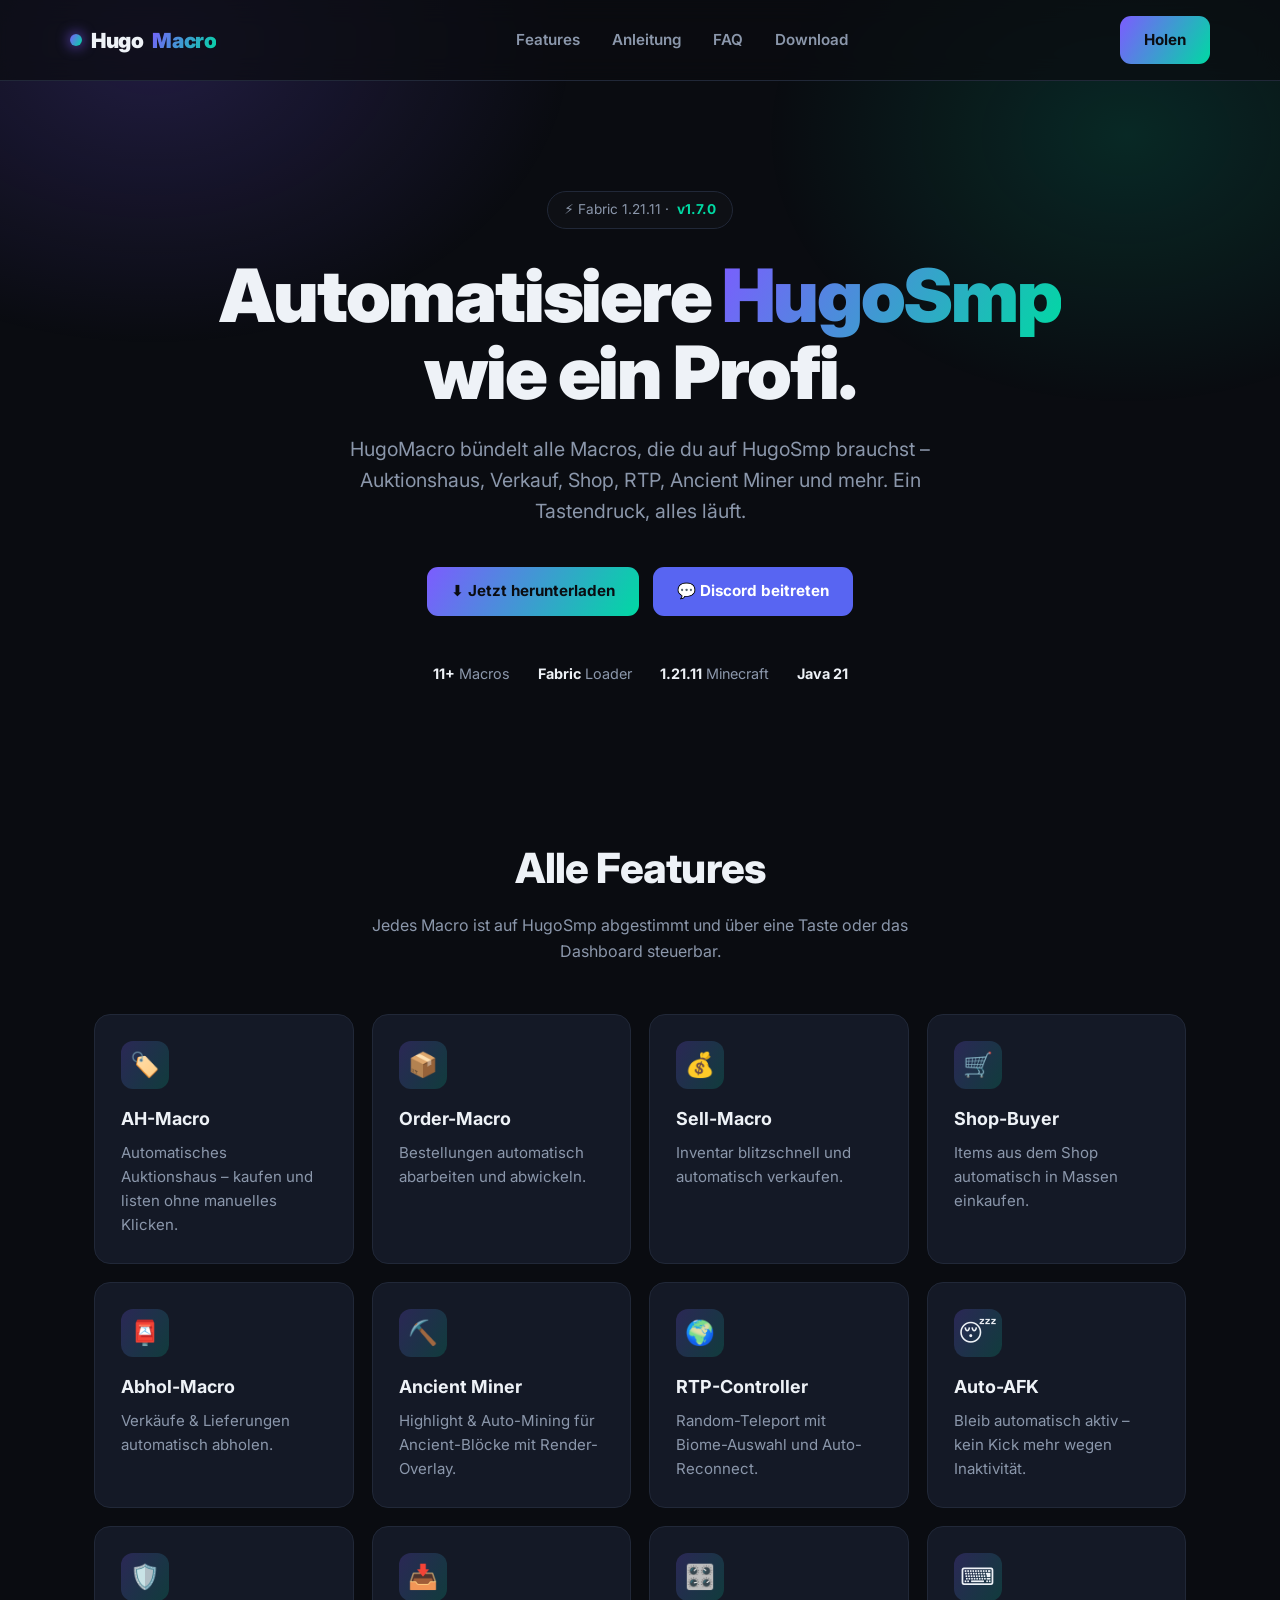
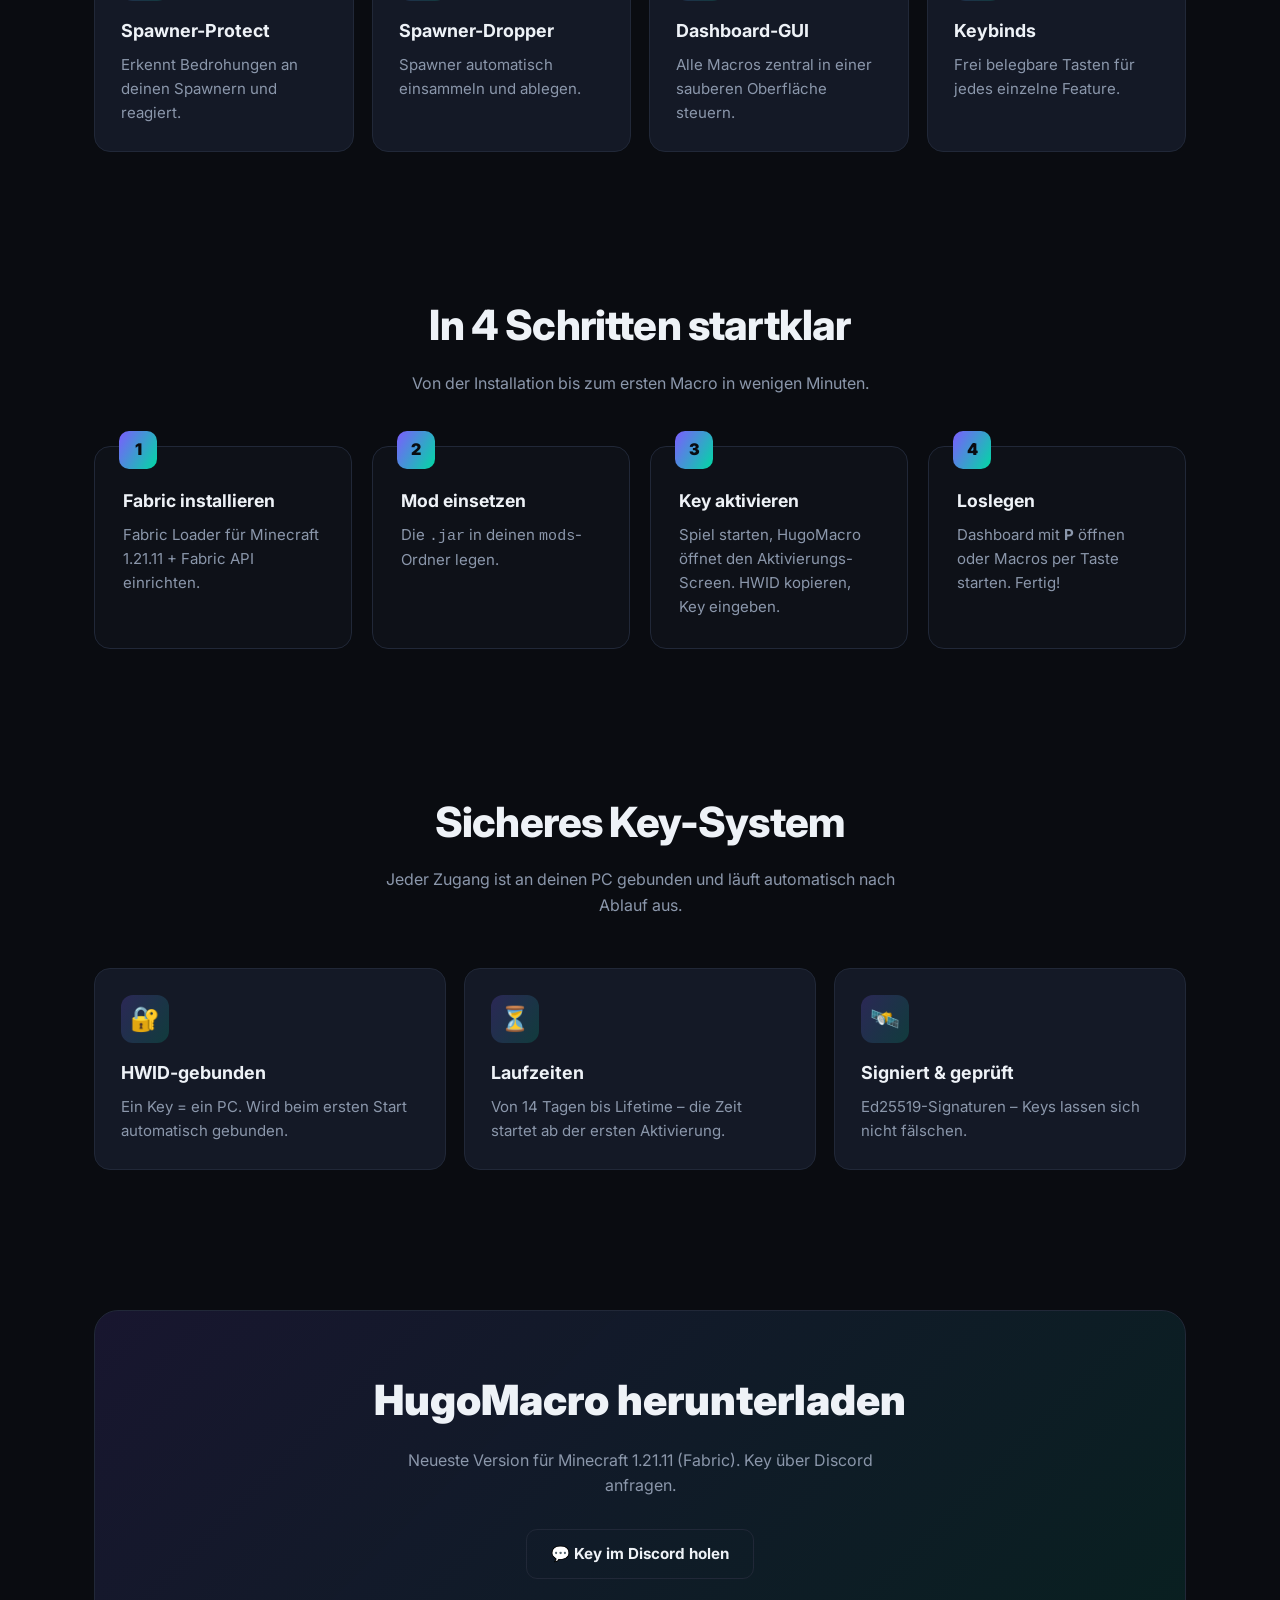
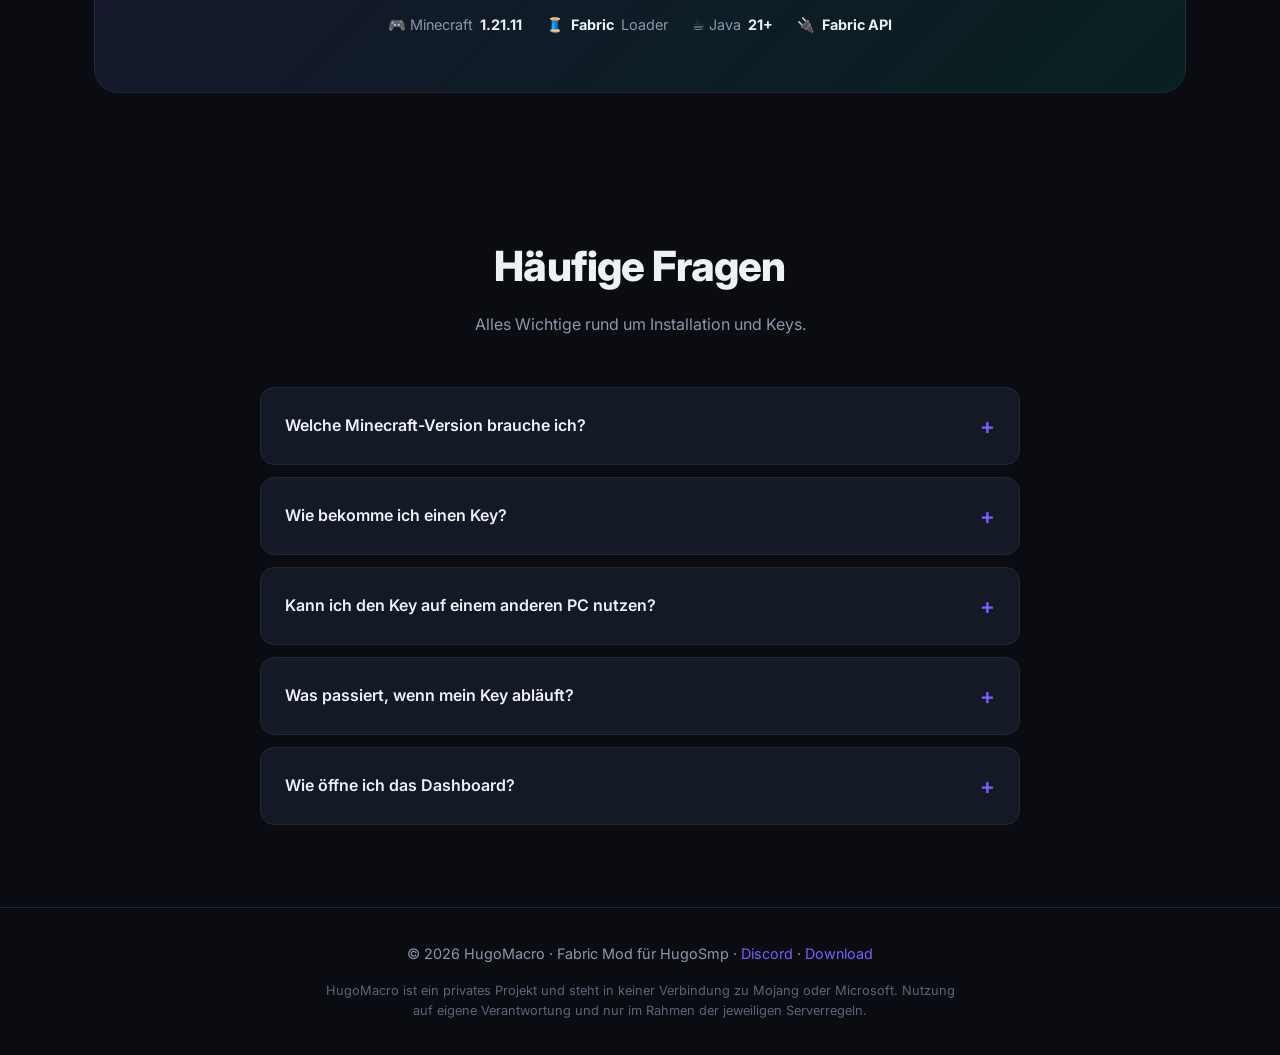
<file: webiste.html>
<!DOCTYPE html>
<html lang="de">
<head>
<meta charset="UTF-8">
<meta name="viewport" content="width=device-width, initial-scale=1.0">
<title>HugoMacro – Macros für HugoSmp</title>
<meta name="description" content="HugoMacro – der Fabric Macro-Mod für HugoSmp. AH-, Sell-, Shop-, RTP-Macros, Ancient Miner, AFK und mehr.">
<link rel="preconnect" href="https://fonts.googleapis.com">
<link href="https://fonts.googleapis.com/css2?family=Inter:wght@400;500;600;800;900&display=swap" rel="stylesheet">
<style>
:root{
  --bg:#0a0c11;--bg2:#0e1118;--card:#141926;--text:#eef2f7;--muted:#8b97ab;
  --accent:#7c5cff;--accent2:#00d9a3;--gold:#ffcc4d;--border:#212838;
}
*{margin:0;padding:0;box-sizing:border-box}
html{scroll-behavior:smooth}
body{font-family:'Inter',system-ui,sans-serif;background:var(--bg);color:var(--text);
  line-height:1.6;overflow-x:hidden}
a{color:inherit;text-decoration:none}
.wrap{max-width:1140px;margin:0 auto;padding:0 24px}
.glow{position:fixed;inset:0;z-index:0;pointer-events:none;
  background:
    radial-gradient(700px 500px at 12% 5%, rgba(124,92,255,.20), transparent 60%),
    radial-gradient(600px 450px at 88% 15%, rgba(0,217,163,.14), transparent 60%);}

/* nav */
header{position:sticky;top:0;z-index:50;backdrop-filter:blur(12px);
  background:rgba(10,12,17,.7);border-bottom:1px solid var(--border)}
.nav{display:flex;justify-content:space-between;align-items:center;padding:16px 0}
.logo{font-weight:900;font-size:1.3rem;letter-spacing:-.02em;display:flex;align-items:center;gap:9px}
.logo .dot{width:12px;height:12px;border-radius:50%;
  background:linear-gradient(120deg,var(--accent),var(--accent2));box-shadow:0 0 14px var(--accent)}
.logo span{background:linear-gradient(120deg,var(--accent),var(--accent2));
  -webkit-background-clip:text;background-clip:text;color:transparent}
nav.links a{color:var(--muted);margin-left:28px;font-weight:600;font-size:.95rem;transition:.2s}
nav.links a:hover{color:var(--text)}
.btn{display:inline-block;padding:12px 24px;border-radius:11px;font-weight:700;transition:.2s;
  cursor:pointer;border:1px solid var(--border);font-size:.95rem}
.btn-primary{background:linear-gradient(120deg,var(--accent),var(--accent2));color:#0a0c11;border:none}
.btn-primary:hover{transform:translateY(-2px);box-shadow:0 12px 34px rgba(124,92,255,.4)}
.btn-ghost:hover{border-color:var(--accent);color:#fff}
.btn-dc{background:#5865F2;border:none;color:#fff}
.btn-dc:hover{transform:translateY(-2px);box-shadow:0 12px 30px rgba(88,101,242,.4)}

/* hero */
.hero{position:relative;z-index:2;text-align:center;padding:110px 0 80px}
.badge{display:inline-flex;align-items:center;gap:8px;padding:7px 16px;border:1px solid var(--border);
  border-radius:999px;color:var(--muted);font-size:.85rem;margin-bottom:28px;background:rgba(255,255,255,.02)}
.badge b{color:var(--accent2)}
.hero h1{font-size:clamp(2.4rem,7vw,4.6rem);font-weight:900;letter-spacing:-.03em;line-height:1.05;margin-bottom:22px}
.hero h1 .grad{background:linear-gradient(120deg,var(--accent),var(--accent2));
  -webkit-background-clip:text;background-clip:text;color:transparent}
.hero p{color:var(--muted);font-size:1.22rem;max-width:640px;margin:0 auto 40px}
.btns{display:flex;gap:14px;justify-content:center;flex-wrap:wrap}
.meta{display:flex;gap:28px;justify-content:center;margin-top:46px;flex-wrap:wrap;color:var(--muted);font-size:.9rem}
.meta b{color:var(--text)}

/* section */
section.blk{position:relative;z-index:2;padding:70px 0}
.h2{font-size:clamp(1.8rem,4vw,2.6rem);font-weight:800;letter-spacing:-.02em;text-align:center;margin-bottom:12px}
.sub{color:var(--muted);text-align:center;max-width:560px;margin:0 auto 50px}

/* features */
.grid{display:grid;grid-template-columns:repeat(auto-fit,minmax(250px,1fr));gap:18px}
.card{background:var(--card);border:1px solid var(--border);border-radius:16px;padding:26px;transition:.25s}
.card:hover{transform:translateY(-5px);border-color:var(--accent)}
.card .ico{width:48px;height:48px;border-radius:12px;display:grid;place-items:center;font-size:1.5rem;margin-bottom:16px;
  background:linear-gradient(120deg,rgba(124,92,255,.22),rgba(0,217,163,.18))}
.card h3{font-size:1.12rem;margin-bottom:7px}
.card p{color:var(--muted);font-size:.94rem}

/* steps */
.steps{display:grid;grid-template-columns:repeat(auto-fit,minmax(230px,1fr));gap:20px;counter-reset:s}
.step{background:var(--bg2);border:1px solid var(--border);border-radius:16px;padding:28px;position:relative}
.step::before{counter-increment:s;content:counter(s);position:absolute;top:-16px;left:24px;
  width:38px;height:38px;border-radius:10px;display:grid;place-items:center;font-weight:900;
  background:linear-gradient(120deg,var(--accent),var(--accent2));color:#0a0c11}
.step h3{margin:12px 0 8px;font-size:1.1rem}
.step p{color:var(--muted);font-size:.94rem}

/* download */
.dl{background:linear-gradient(135deg,rgba(124,92,255,.13),rgba(0,217,163,.10));
  border:1px solid var(--border);border-radius:24px;padding:56px 32px;text-align:center}
.dl h2{font-size:clamp(1.8rem,4vw,2.6rem);font-weight:900;margin-bottom:14px}
.dl p{color:var(--muted);max-width:520px;margin:0 auto 30px}
.reqs{display:flex;gap:24px;justify-content:center;flex-wrap:wrap;margin-top:34px;color:var(--muted);font-size:.9rem}
.reqs span{display:flex;align-items:center;gap:7px}
.reqs b{color:var(--text)}

/* faq */
details{background:var(--card);border:1px solid var(--border);border-radius:14px;padding:20px 24px;margin-bottom:12px;cursor:pointer}
details[open]{border-color:var(--accent)}
summary{font-weight:600;list-style:none;display:flex;justify-content:space-between;align-items:center}
summary::-webkit-details-marker{display:none}
summary::after{content:'+';font-size:1.4rem;color:var(--accent)}
details[open] summary::after{content:'−'}
details p{color:var(--muted);margin-top:14px;font-size:.95rem}

footer{position:relative;z-index:2;border-top:1px solid var(--border);padding:34px 0;text-align:center;color:var(--muted);font-size:.9rem}
footer a{color:var(--accent)}
.disc{max-width:640px;margin:16px auto 0;font-size:.8rem;color:#5b6577}

@media(max-width:640px){nav.links{display:none}.hero{padding:70px 0 50px}}
</style>
</head>
<body>
<div class="glow"></div>

<header>
  <div class="wrap nav">
    <div class="logo"><span class="dot"></span> Hugo<span>Macro</span></div>
    <nav class="links">
      <a href="#features">Features</a>
      <a href="#start">Anleitung</a>
      <a href="#faq">FAQ</a>
      <a href="#download">Download</a>
    </nav>
    <a href="#download" class="btn btn-primary">Holen</a>
  </div>
</header>

<div class="wrap">

  <section class="hero">
    <span class="badge">⚡ Fabric 1.21.11 · <b>v1.7.0</b></span>
    <h1>Automatisiere <span class="grad">HugoSmp</span><br>wie ein Profi.</h1>
    <p>HugoMacro bündelt alle Macros, die du auf HugoSmp brauchst – Auktionshaus,
       Verkauf, Shop, RTP, Ancient Miner und mehr. Ein Tastendruck, alles läuft.</p>
    <div class="btns">
      <a href="https://cdn.discordapp.com/attachments/1440429787603800247/1526414900803539115/hugomacro-1.7.0-opensource.jar?ex=6a56f027&is=6a559ea7&hm=a77eb5a2e3ebd52889e83fcf8f3206560ce5b388a4155e7b1c52b069cc7ed231&" class="btn btn-primary">⬇ Jetzt herunterladen</a>
      <a href="href="https://discord.gg/WrTEgYGTAn"" class="btn btn-dc">💬 Discord beitreten</a>
    </div>
    <div class="meta">
      <div><b>11+</b> Macros</div>
      <div><b>Fabric</b> Loader</div>
      <div><b>1.21.11</b> Minecraft</div>
      <div><b>Java 21</b></div>
    </div>
  </section>

  <section class="blk" id="features">
    <div class="h2">Alle Features</div>
    <p class="sub">Jedes Macro ist auf HugoSmp abgestimmt und über eine Taste oder das Dashboard steuerbar.</p>
    <div class="grid">
      <div class="card"><div class="ico">🏷️</div><h3>AH-Macro</h3><p>Automatisches Auktionshaus – kaufen und listen ohne manuelles Klicken.</p></div>
      <div class="card"><div class="ico">📦</div><h3>Order-Macro</h3><p>Bestellungen automatisch abarbeiten und abwickeln.</p></div>
      <div class="card"><div class="ico">💰</div><h3>Sell-Macro</h3><p>Inventar blitzschnell und automatisch verkaufen.</p></div>
      <div class="card"><div class="ico">🛒</div><h3>Shop-Buyer</h3><p>Items aus dem Shop automatisch in Massen einkaufen.</p></div>
      <div class="card"><div class="ico">📮</div><h3>Abhol-Macro</h3><p>Verkäufe & Lieferungen automatisch abholen.</p></div>
      <div class="card"><div class="ico">⛏️</div><h3>Ancient Miner</h3><p>Highlight & Auto-Mining für Ancient-Blöcke mit Render-Overlay.</p></div>
      <div class="card"><div class="ico">🌍</div><h3>RTP-Controller</h3><p>Random-Teleport mit Biome-Auswahl und Auto-Reconnect.</p></div>
      <div class="card"><div class="ico">😴</div><h3>Auto-AFK</h3><p>Bleib automatisch aktiv – kein Kick mehr wegen Inaktivität.</p></div>
      <div class="card"><div class="ico">🛡️</div><h3>Spawner-Protect</h3><p>Erkennt Bedrohungen an deinen Spawnern und reagiert.</p></div>
      <div class="card"><div class="ico">📥</div><h3>Spawner-Dropper</h3><p>Spawner automatisch einsammeln und ablegen.</p></div>
      <div class="card"><div class="ico">🎛️</div><h3>Dashboard-GUI</h3><p>Alle Macros zentral in einer sauberen Oberfläche steuern.</p></div>
      <div class="card"><div class="ico">⌨️</div><h3>Keybinds</h3><p>Frei belegbare Tasten für jedes einzelne Feature.</p></div>
    </div>
  </section>

  <section class="blk" id="start">
    <div class="h2">In 4 Schritten startklar</div>
    <p class="sub">Von der Installation bis zum ersten Macro in wenigen Minuten.</p>
    <div class="steps">
      <div class="step"><h3>Fabric installieren</h3><p>Fabric Loader für Minecraft 1.21.11 + Fabric API einrichten.</p></div>
      <div class="step"><h3>Mod einsetzen</h3><p>Die <code>.jar</code> in deinen <code>mods</code>-Ordner legen.</p></div>
      <div class="step"><h3>Key aktivieren</h3><p>Spiel starten, HugoMacro öffnet den Aktivierungs-Screen. HWID kopieren, Key eingeben.</p></div>
      <div class="step"><h3>Loslegen</h3><p>Dashboard mit <b>P</b> öffnen oder Macros per Taste starten. Fertig!</p></div>
    </div>
  </section>

  <section class="blk">
    <div class="h2">Sicheres Key-System</div>
    <p class="sub">Jeder Zugang ist an deinen PC gebunden und läuft automatisch nach Ablauf aus.</p>
    <div class="grid">
      <div class="card"><div class="ico">🔐</div><h3>HWID-gebunden</h3><p>Ein Key = ein PC. Wird beim ersten Start automatisch gebunden.</p></div>
      <div class="card"><div class="ico">⏳</div><h3>Laufzeiten</h3><p>Von 14 Tagen bis Lifetime – die Zeit startet ab der ersten Aktivierung.</p></div>
      <div class="card"><div class="ico">🛰️</div><h3>Signiert & geprüft</h3><p>Ed25519-Signaturen – Keys lassen sich nicht fälschen.</p></div>
    </div>
  </section>

  <section class="blk" id="download">
    <div class="dl">
      <h2>HugoMacro herunterladen</h2>
      <p>Neueste Version für Minecraft 1.21.11 (Fabric). Key über Discord anfragen.</p>
      <div class="btns">
        <a href="#" class="btn btn-primary(.jar)</a>
        <a href="#" class="btn btn-dc">💬 Key im Discord holen</a>
      </div>
      <div class="reqs">
        <span>🎮 Minecraft <b>1.21.11</b></span>
        <span>🧵 <b>Fabric</b> Loader</span>
        <span>☕ Java <b>21+</b></span>
        <span>🔌 <b>Fabric API</b></span>
      </div>
    </div>
  </section>

  <section class="blk" id="faq">
    <div class="h2">Häufige Fragen</div>
    <p class="sub">Alles Wichtige rund um Installation und Keys.</p>
    <div style="max-width:760px;margin:0 auto">
      <details><summary>Welche Minecraft-Version brauche ich?</summary><p>Minecraft 1.21.11 mit dem Fabric Loader und Fabric API. Java 21 oder neuer ist erforderlich.</p></details>
      <details><summary>Wie bekomme ich einen Key?</summary><p>Tritt dem Discord bei und fordere einen Key an. Beim ersten Start zeigt dir der Mod deine HWID – die brauchst du nicht selbst herauszufinden, der Key bindet sich automatisch.</p></details>
      <details><summary>Kann ich den Key auf einem anderen PC nutzen?</summary><p>Nein, jeder Key ist an einen PC gebunden. Bei PC-Wechsel kann die Bindung im Discord zurückgesetzt werden.</p></details>
      <details><summary>Was passiert, wenn mein Key abläuft?</summary><p>Nach Ablauf der Laufzeit (z. B. 14 Tage) wird der Mod automatisch gesperrt und die Macros lassen sich nicht mehr starten.</p></details>
      <details><summary>Wie öffne ich das Dashboard?</summary><p>Standardmäßig mit der Taste <b>P</b>. Alle Tasten lassen sich in den Minecraft-Steuerungseinstellungen anpassen.</p></details>
    </div>
  </section>

</div>

<footer>
  <div class="wrap">
    © 2026 HugoMacro · Fabric Mod für HugoSmp · <a href="#">Discord</a> · <a href="#download">Download</a>
    <div class="disc">HugoMacro ist ein privates Projekt und steht in keiner Verbindung zu Mojang oder Microsoft.
    Nutzung auf eigene Verantwortung und nur im Rahmen der jeweiligen Serverregeln.</div>
  </div>
</footer>

</body>
</html>
</file>
<file: style.css>
:root{
  --bg:#0c0710;--bg2:#12091a;--card:#1a1020;--card2:#22132e;--text:#f5eef7;
  --muted:#b09ac0;--accent:#b026ff;--accent2:#ff2e4d;--border:#2c1b3a;
  --good:#2ec77a;--radius:16px;
}
*{margin:0;padding:0;box-sizing:border-box}
html{scroll-behavior:smooth}
body{font-family:'Inter',system-ui,sans-serif;background:var(--bg);color:var(--text);line-height:1.6}
a{color:inherit;text-decoration:none}
.wrap{max-width:1180px;margin:0 auto;padding:0 24px}
.glow{position:fixed;inset:0;z-index:0;pointer-events:none;background:
  radial-gradient(700px 500px at 12% 5%,rgba(176,38,255,.20),transparent 60%),
  radial-gradient(600px 450px at 88% 12%,rgba(255,46,77,.14),transparent 60%);}
.grad{background:linear-gradient(120deg,var(--accent),var(--accent2));-webkit-background-clip:text;background-clip:text;color:transparent}

/* header */
header{position:sticky;top:0;z-index:50;backdrop-filter:blur(12px);background:rgba(12,7,16,.75);border-bottom:1px solid var(--border)}
.nav{display:flex;align-items:center;justify-content:space-between;padding:14px 0}
.brand{display:flex;align-items:center;gap:10px;font-weight:900;font-size:1.2rem}
.brand img{height:34px}
.brand span{background:linear-gradient(120deg,var(--accent),var(--accent2));-webkit-background-clip:text;background-clip:text;color:transparent}
.navlinks a{color:var(--muted);margin:0 14px;font-weight:600;font-size:.95rem;transition:.2s}
.navlinks a:hover{color:#fff}
.navright{display:flex;align-items:center;gap:14px}
.lang{color:var(--muted);font-size:.9rem;display:flex;align-items:center;gap:6px}
.btn{display:inline-flex;align-items:center;gap:8px;padding:11px 22px;border-radius:11px;font-weight:700;font-size:.95rem;cursor:pointer;border:1px solid var(--border);transition:.2s}
.btn-primary{background:linear-gradient(120deg,var(--accent),var(--accent2));color:#fff;border:none}
.btn-primary:hover{transform:translateY(-2px);box-shadow:0 12px 32px rgba(176,38,255,.4)}
.btn-ghost:hover{border-color:var(--accent);color:#fff}
.btn-dc{background:#5865F2;border:none;color:#fff}
.btn-dc:hover{transform:translateY(-2px);box-shadow:0 12px 28px rgba(88,101,242,.4)}
.btn-block{width:100%;justify-content:center}

/* hero */
.hero{position:relative;z-index:2;text-align:center;padding:96px 0 70px}
.hero img.logo{width:130px;margin:0 auto 22px;display:block;filter:drop-shadow(0 8px 30px rgba(176,38,255,.5))}
.badge{display:inline-flex;gap:8px;padding:7px 16px;border:1px solid var(--border);border-radius:999px;color:var(--muted);font-size:.85rem;margin-bottom:24px;background:rgba(255,255,255,.02)}
.hero h1{font-size:clamp(2.3rem,6.5vw,4.4rem);font-weight:900;letter-spacing:-.03em;line-height:1.05;margin-bottom:20px}
.hero p{color:var(--muted);font-size:1.18rem;max-width:600px;margin:0 auto 34px}
.btns{display:flex;gap:14px;justify-content:center;flex-wrap:wrap}
.stats{display:flex;gap:30px;justify-content:center;margin-top:44px;flex-wrap:wrap;color:var(--muted);font-size:.9rem}
.stats b{color:#fff;display:block;font-size:1.4rem}

/* sections */
section.blk{position:relative;z-index:2;padding:64px 0}
.h2{font-size:clamp(1.7rem,4vw,2.5rem);font-weight:800;text-align:center;margin-bottom:10px;letter-spacing:-.02em}
.sub{color:var(--muted);text-align:center;max-width:540px;margin:0 auto 44px}
.grid{display:grid;grid-template-columns:repeat(auto-fit,minmax(240px,1fr));gap:16px}
.card{background:var(--card);border:1px solid var(--border);border-radius:var(--radius);padding:24px;transition:.22s}
.card:hover{transform:translateY(-4px);border-color:var(--accent)}
.card .ico{width:46px;height:46px;border-radius:12px;display:grid;place-items:center;font-size:1.4rem;margin-bottom:14px;background:linear-gradient(120deg,rgba(176,38,255,.25),rgba(255,46,77,.18))}
.card h3{font-size:1.08rem;margin-bottom:6px}
.card p{color:var(--muted);font-size:.93rem}

/* pricing */
.plans{display:grid;grid-template-columns:repeat(auto-fit,minmax(260px,1fr));gap:20px;max-width:900px;margin:0 auto}
.plan{background:var(--card);border:1px solid var(--border);border-radius:20px;padding:32px;text-align:center;position:relative;transition:.22s}
.plan:hover{transform:translateY(-5px);border-color:var(--accent)}
.plan.feat{border-color:var(--accent);box-shadow:0 0 40px rgba(176,38,255,.18)}
.plan .tag{position:absolute;top:-13px;left:50%;transform:translateX(-50%);background:linear-gradient(120deg,var(--accent),var(--accent2));color:#fff;font-size:.75rem;font-weight:700;padding:5px 14px;border-radius:999px}
.plan h3{font-size:1.3rem;margin-bottom:6px}
.plan .price{font-size:2.4rem;font-weight:900;margin:12px 0}
.plan .price small{font-size:.9rem;color:var(--muted);font-weight:500}
.plan ul{list-style:none;text-align:left;margin:20px 0}
.plan li{color:var(--muted);padding:7px 0;font-size:.94rem;display:flex;gap:9px}
.plan li::before{content:'✓';color:var(--accent)}

/* faq */
details{background:var(--card);border:1px solid var(--border);border-radius:14px;padding:18px 22px;margin-bottom:11px;cursor:pointer}
details[open]{border-color:var(--accent)}
summary{font-weight:600;list-style:none;display:flex;justify-content:space-between;align-items:center}
summary::-webkit-details-marker{display:none}
summary::after{content:'+';font-size:1.4rem;color:var(--accent)}
details[open] summary::after{content:'−'}
details p{color:var(--muted);margin-top:12px;font-size:.94rem}

footer{position:relative;z-index:2;border-top:1px solid var(--border);padding:32px 0;text-align:center;color:var(--muted);font-size:.9rem}
footer a{color:var(--accent)}
.disc{max-width:640px;margin:14px auto 0;font-size:.78rem;color:#6b5580}
@media(max-width:720px){.navlinks{display:none}}
/* lucide icons */
.luc{width:18px;height:18px;display:inline-block;flex-shrink:0}
.menu .ic .luc{width:18px;height:18px}
.rico .luc{width:22px;height:22px;color:var(--accent)}
.row .rico .luc{color:var(--accent)}
/* launcher logos */
.launcher-logo{width:40px;height:40px;margin:0 auto 10px;display:block;object-fit:contain;border-radius:10px}
/* device text */
.profile .dev svg{width:14px;height:14px;vertical-align:middle}
/* nav globe */
.lang svg{width:15px;height:15px;vertical-align:middle;margin-right:6px}
.lang .luc:last-child{width:13px;height:13px;margin-left:2px}

/* reveal animations (wie Krypton) */
@keyframes fadeUp{from{opacity:0;transform:translateY(24px)}to{opacity:1;transform:none}}
@keyframes fadeIn{from{opacity:0}to{opacity:1}}
.reveal{opacity:0;animation:fadeUp .6s ease forwards}
.reveal.in{opacity:1;animation:fadeUp .6s ease forwards}
.reveal-delay-1{animation-delay:.08s}
.reveal-delay-2{animation-delay:.16s}
.reveal-delay-3{animation-delay:.24s}
.reveal-delay-4{animation-delay:.32s}
@media (prefers-reduced-motion:reduce){.reveal{opacity:1;animation:none}}
/* sidebar nav hover lift */
.menu a{transition:background .15s,color .15s,transform .15s}
.menu a:hover{transform:translateX(3px)}
.card{opacity:0;animation:fadeUp .5s ease forwards}
.card:nth-child(2){animation-delay:.06s}
.card:nth-child(3){animation-delay:.12s}
.card:nth-child(4){animation-delay:.18s}
.card:nth-child(5){animation-delay:.24s}
.card:nth-child(6){animation-delay:.30s}
.card:nth-child(7){animation-delay:.36s}
.card:nth-child(8){animation-delay:.42s}
.card:nth-child(9){animation-delay:.48s}
.card:nth-child(10){animation-delay:.54s}
.card:nth-child(11){animation-delay:.60s}
.card:nth-child(12){animation-delay:.66s}
@media (prefers-reduced-motion:reduce){.card{opacity:1;animation:none}}


/* dashboard layout */
.dash-wrap{position:relative;z-index:2;max-width:1180px;margin:0 auto;padding:26px 24px;display:grid;grid-template-columns:260px 1fr;gap:22px;align-items:start}
.sidebar{background:var(--card);border:1px solid var(--border);border-radius:20px;padding:20px;position:sticky;top:90px}
.profile{text-align:left;padding-bottom:16px;border-bottom:1px solid var(--border);margin-bottom:14px}
.profile .av{width:56px;height:56px;border-radius:50%;background:var(--bg2);display:grid;place-items:center;overflow:hidden;margin-bottom:10px;border:1px solid var(--border)}
.profile .av img{width:100%;height:100%;object-fit:cover}
.profile .name{font-weight:800}
.profile .tier{color:var(--muted);font-size:.88rem;font-weight:600}
.profile .life{color:var(--accent);font-size:.85rem;font-weight:600}
.profile .dev{display:flex;justify-content:space-between;color:var(--muted);font-size:.82rem;margin-top:8px}
.menu a{display:flex;align-items:center;gap:11px;padding:10px 13px;border-radius:11px;color:var(--muted);font-weight:600;font-size:.93rem;margin-bottom:3px;transition:.15s;cursor:pointer}
.menu a:hover{background:var(--card2);color:#fff}
.menu a.active{background:linear-gradient(120deg,var(--accent),var(--accent2));color:#fff}
.menu .ic{width:18px;text-align:center}
.menu .divider{height:1px;background:var(--border);margin:12px 0}
.content{display:grid;gap:18px}
.panel{background:var(--card);border:1px solid var(--border);border-radius:20px;padding:26px}
.panel h2{font-size:1.25rem;margin-bottom:4px;display:flex;align-items:center;gap:10px}
.panel .desc{color:var(--muted);font-size:.9rem;margin-bottom:18px}
.row{display:flex;align-items:center;justify-content:space-between;gap:16px;padding:16px;background:var(--bg2);border:1px solid var(--border);border-radius:14px;margin-bottom:12px}
.row .left{display:flex;align-items:center;gap:14px}
.row .rico{width:44px;height:44px;border-radius:12px;display:grid;place-items:center;font-size:1.2rem;background:rgba(176,38,255,.18)}
.row .rico.red{background:rgba(255,46,77,.18)}
.row .rt{font-weight:700}
.row .rs{color:var(--muted);font-size:.85rem}
.pill{background:var(--card2);color:var(--muted);border-radius:999px;padding:6px 14px;font-size:.82rem;font-weight:600}
.input{width:100%;background:var(--bg2);border:1px solid var(--border);border-radius:12px;padding:13px 16px;color:#fff;font-size:.95rem;font-family:inherit}
.input::placeholder{color:#6b5580}
.qs{display:grid;grid-template-columns:repeat(auto-fit,minmax(150px,1fr));gap:12px;margin-top:6px}
.launchers{display:grid;grid-template-columns:repeat(auto-fit,minmax(150px,1fr));gap:12px}
.lc{background:var(--bg2);border:1px solid var(--border);border-radius:14px;padding:18px;text-align:center}
.lc .li{font-size:1.8rem;margin-bottom:8px}
.lc .ln{font-weight:700;font-size:.9rem}
.lc .lst{color:var(--muted);font-size:.8rem}
.sysreq{display:grid;grid-template-columns:repeat(auto-fit,minmax(120px,1fr));gap:18px}
.sysreq .lbl{color:var(--muted);font-size:.72rem;text-transform:uppercase;letter-spacing:.05em}
.sysreq .val{font-weight:700;margin-top:2px}
.hidden{display:none!important}

/* verify gate */
.gate{position:relative;z-index:2;min-height:70vh;display:grid;place-items:center;padding:40px 24px}
.gate .box{background:var(--card);border:1px solid var(--border);border-radius:24px;padding:48px 40px;text-align:center;max-width:420px}
.gate img{width:80px;margin:0 auto 20px;display:block;filter:drop-shadow(0 6px 24px rgba(176,38,255,.5))}
.gate h1{font-size:1.6rem;margin-bottom:10px}
.gate p{color:var(--muted);margin-bottom:26px}
@media(max-width:820px){.dash-wrap{grid-template-columns:1fr}.sidebar{position:relative;top:0}}
</file>
